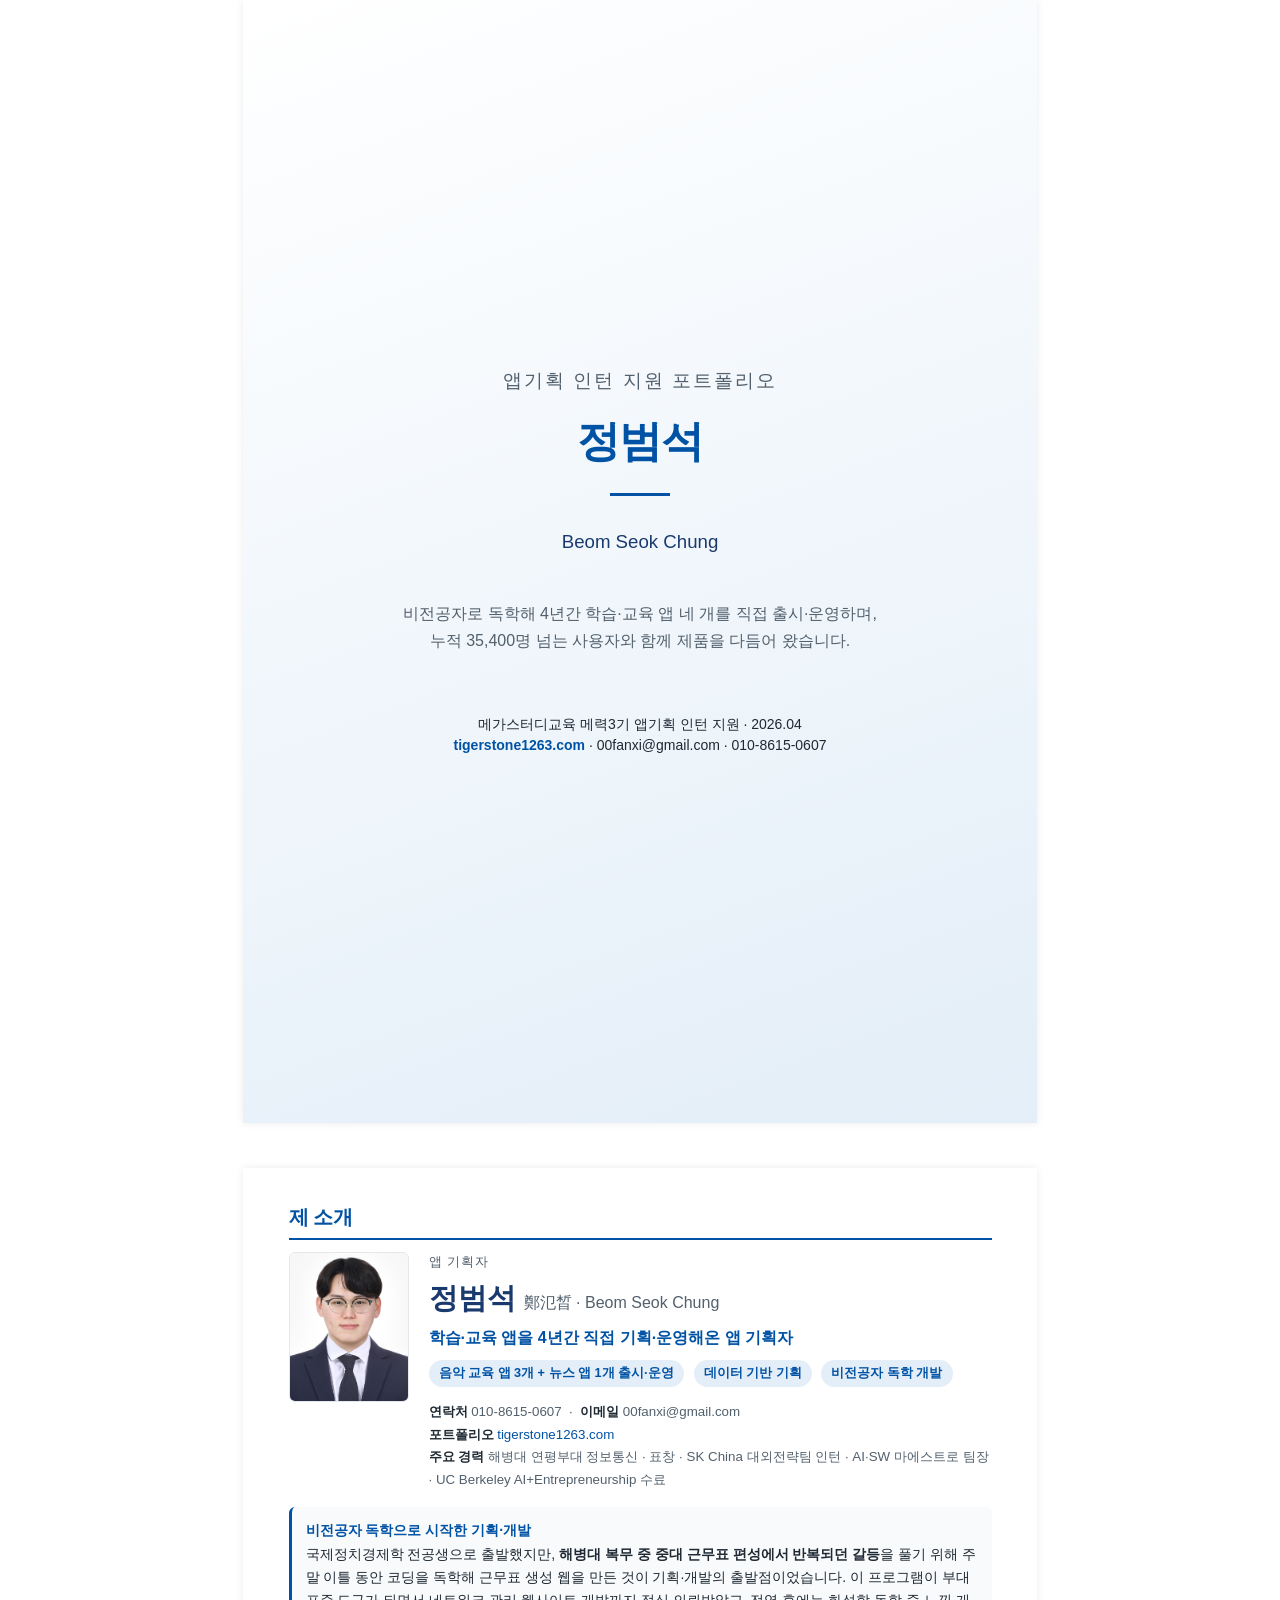
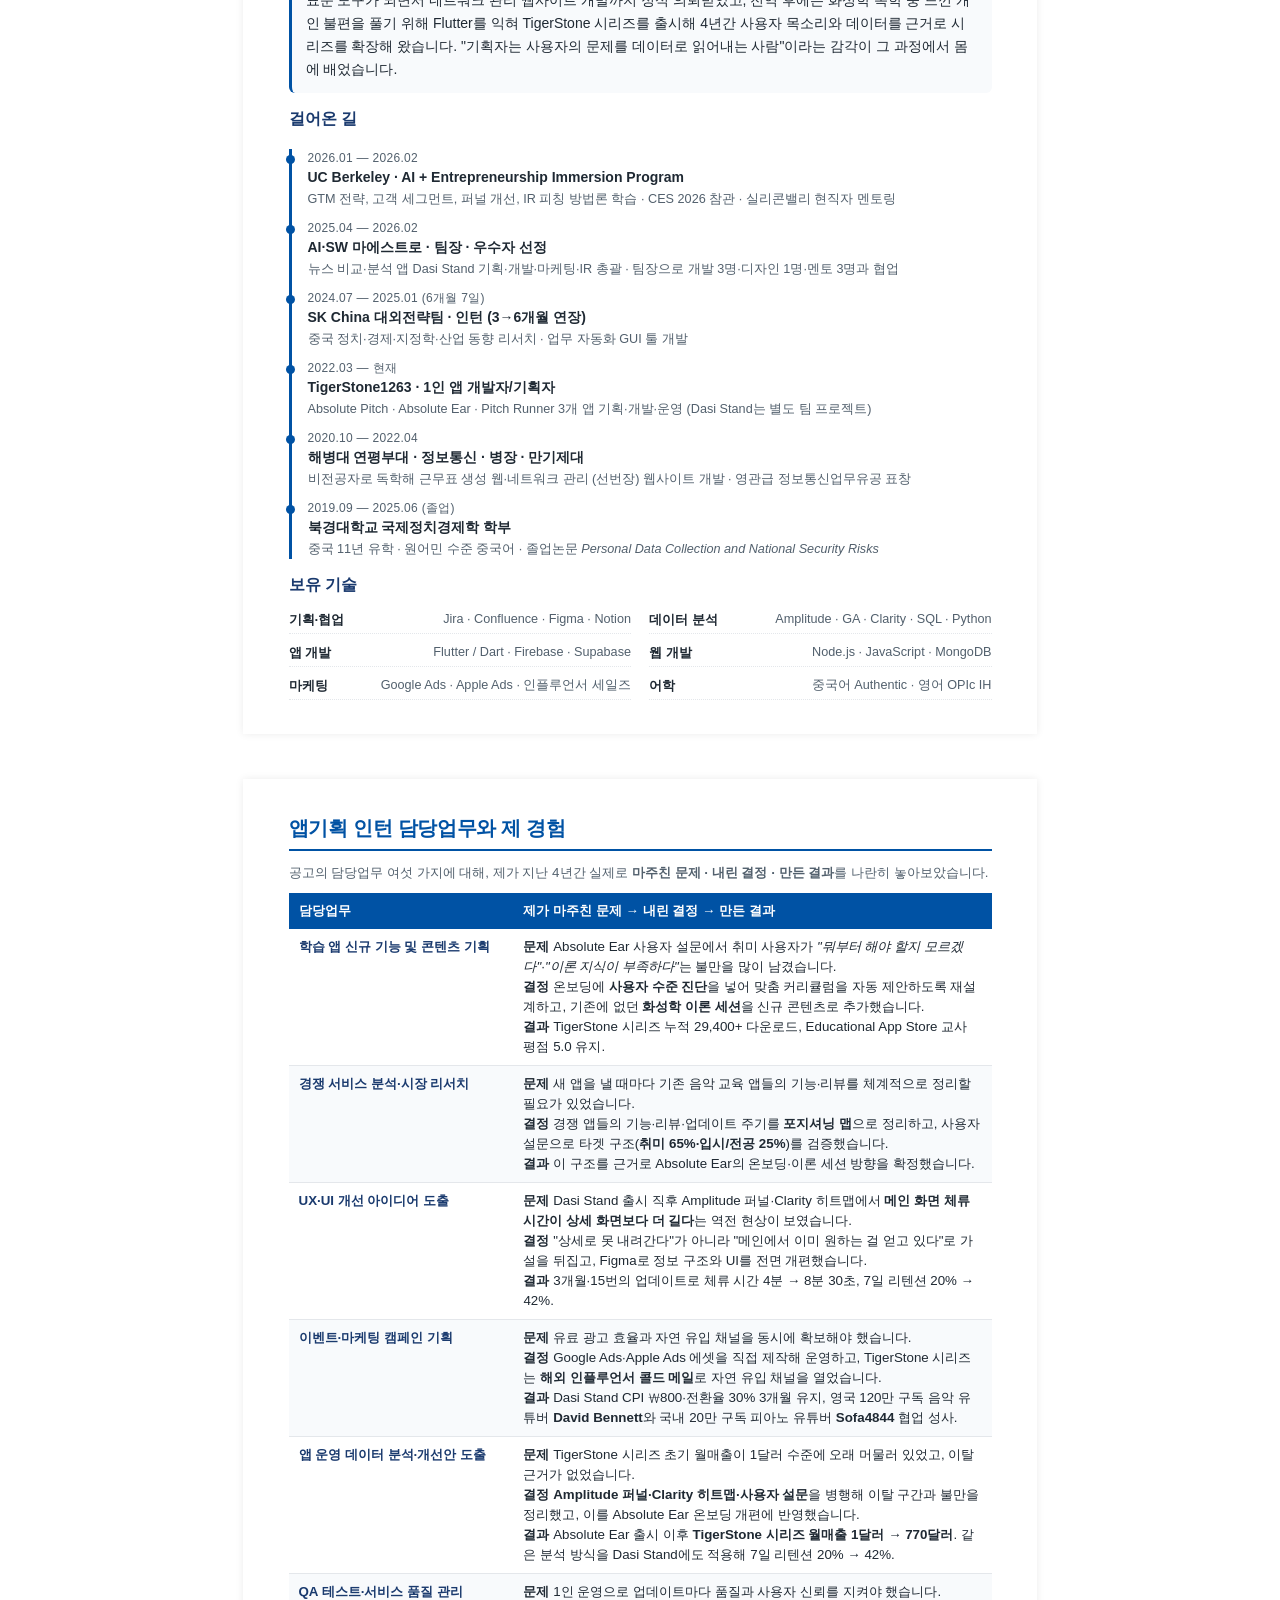
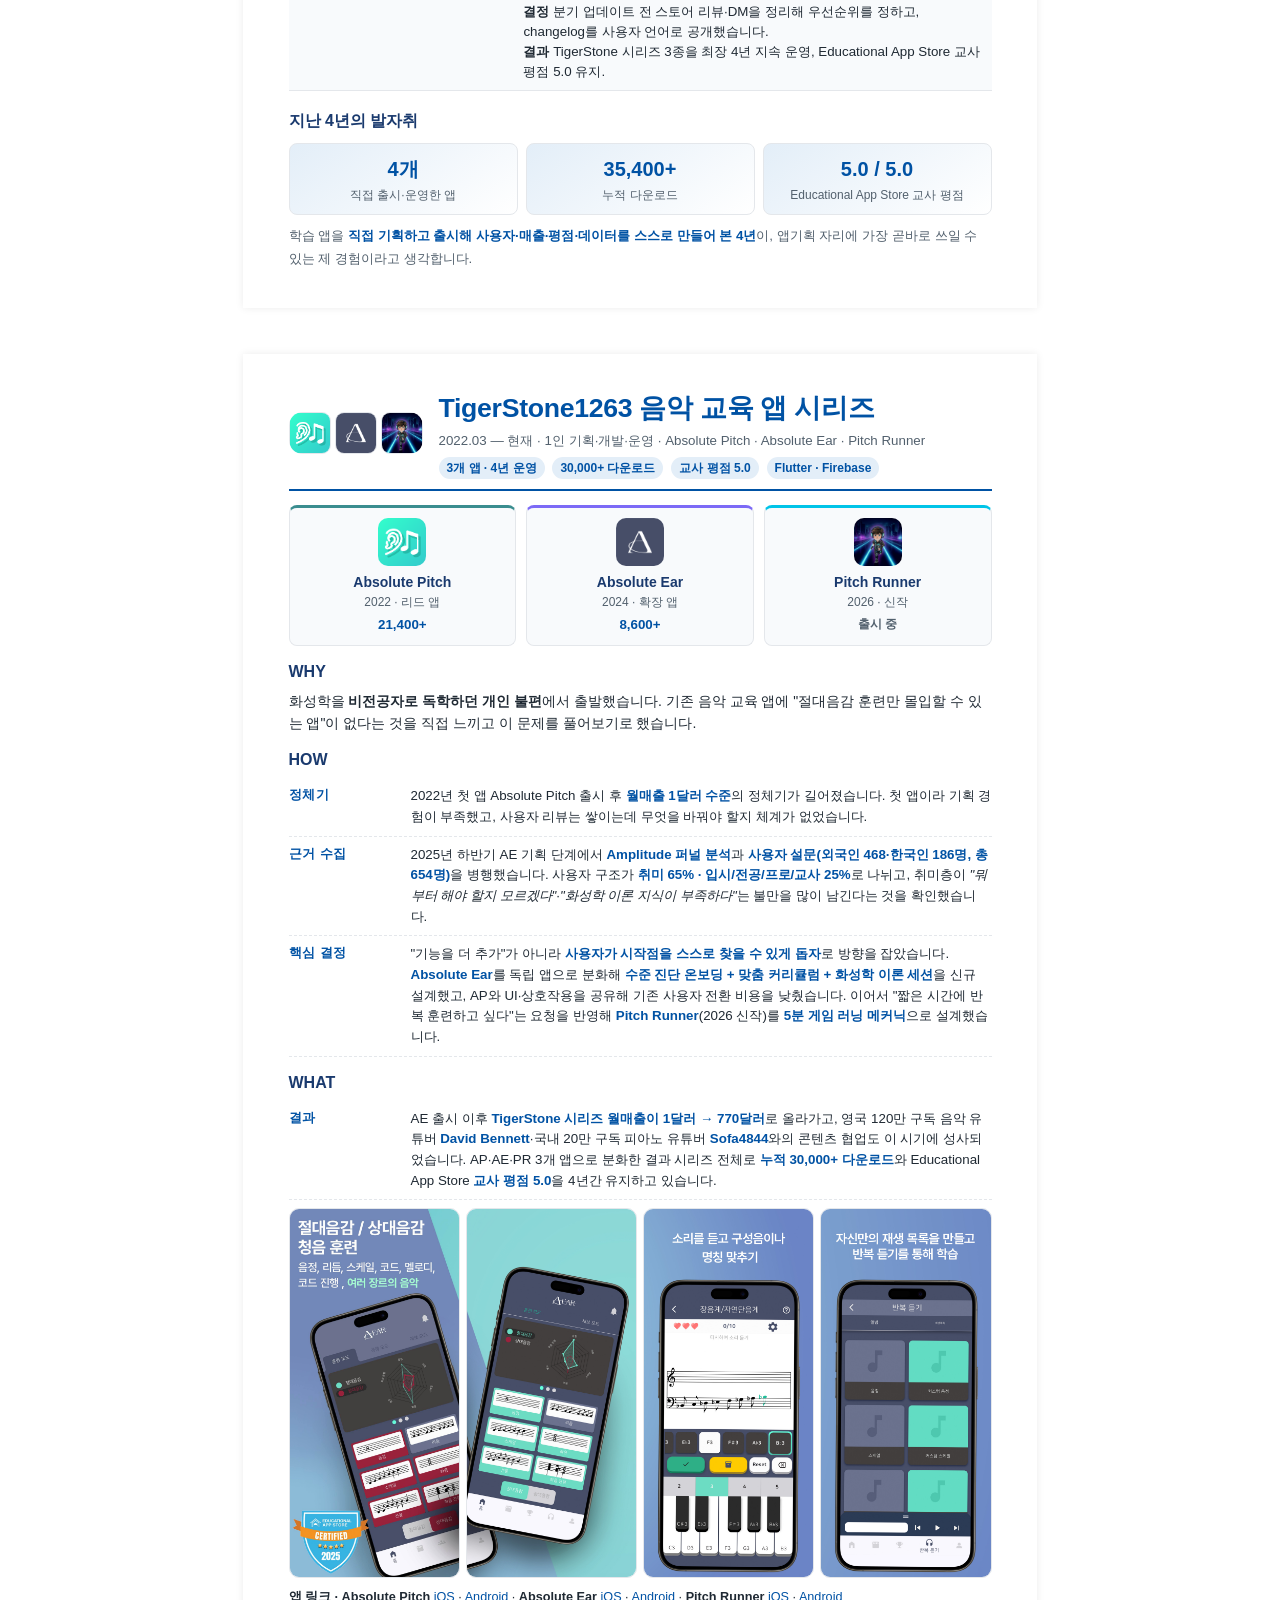
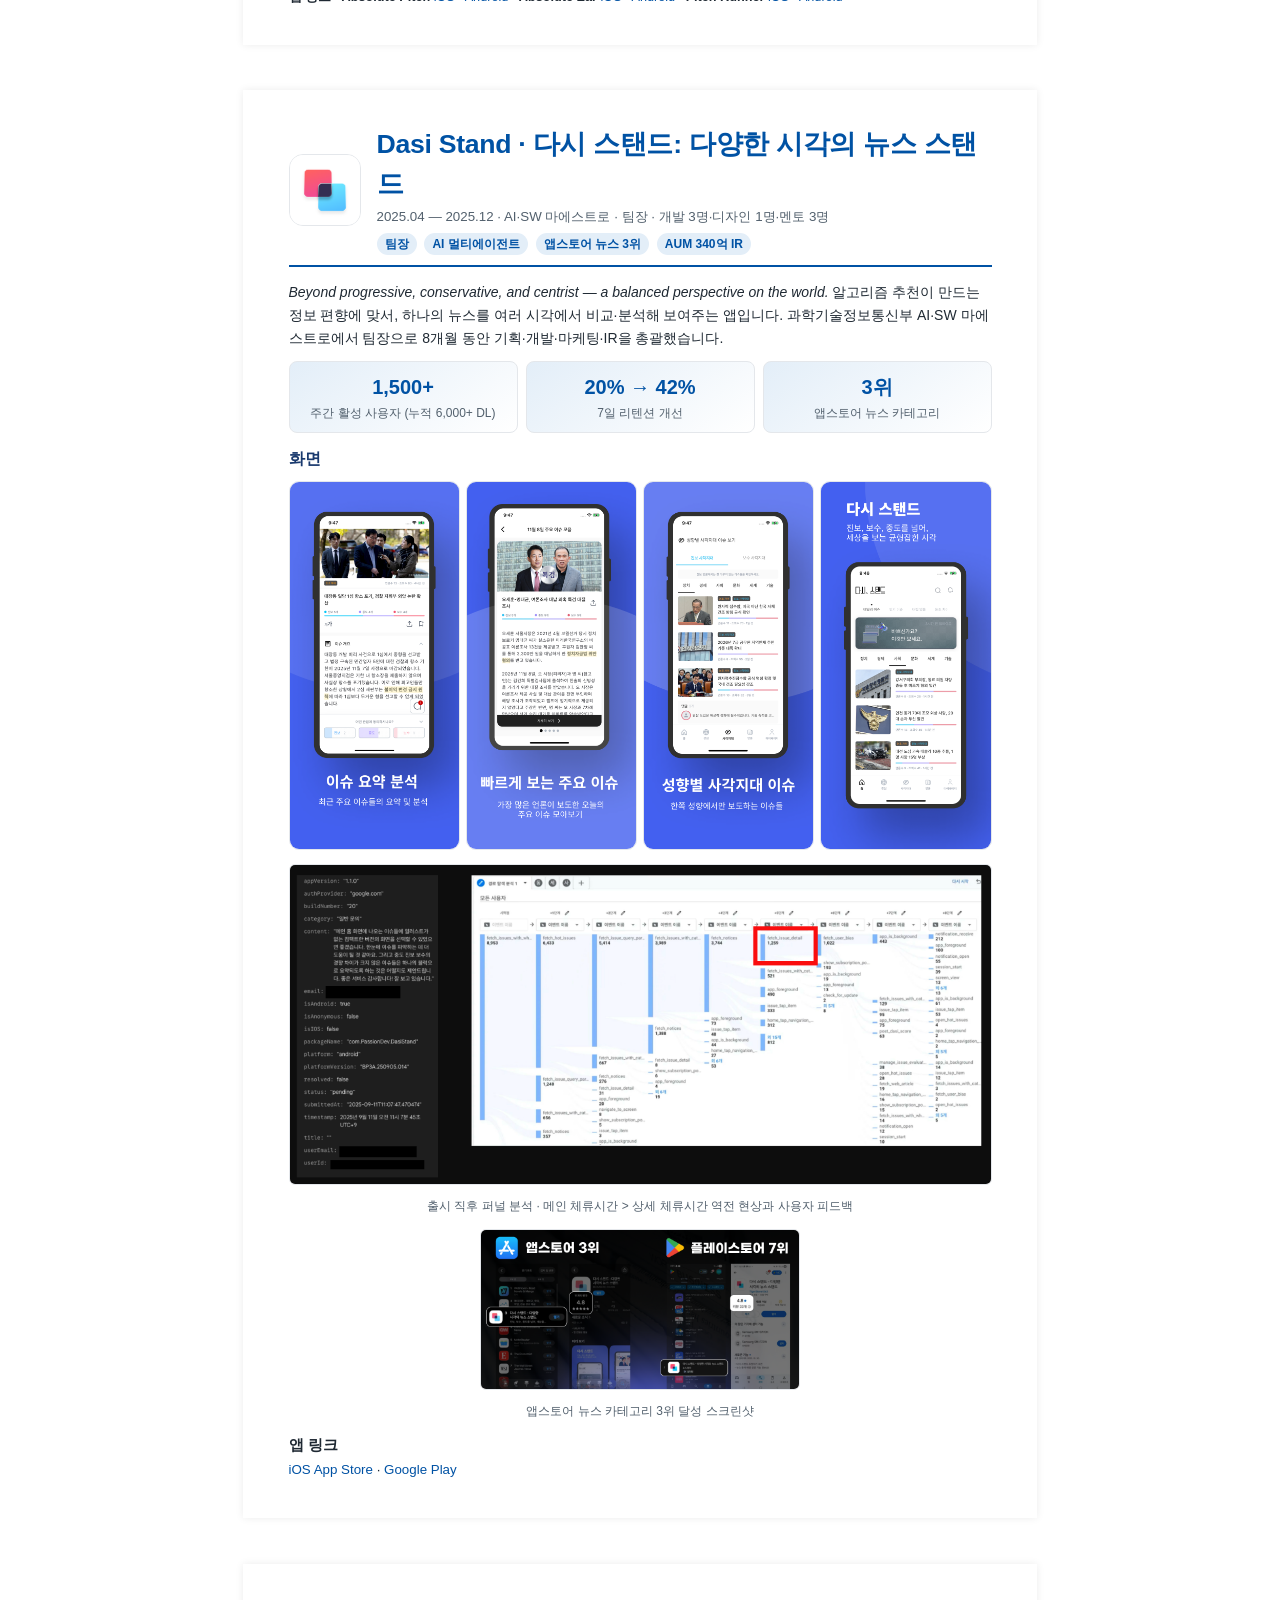
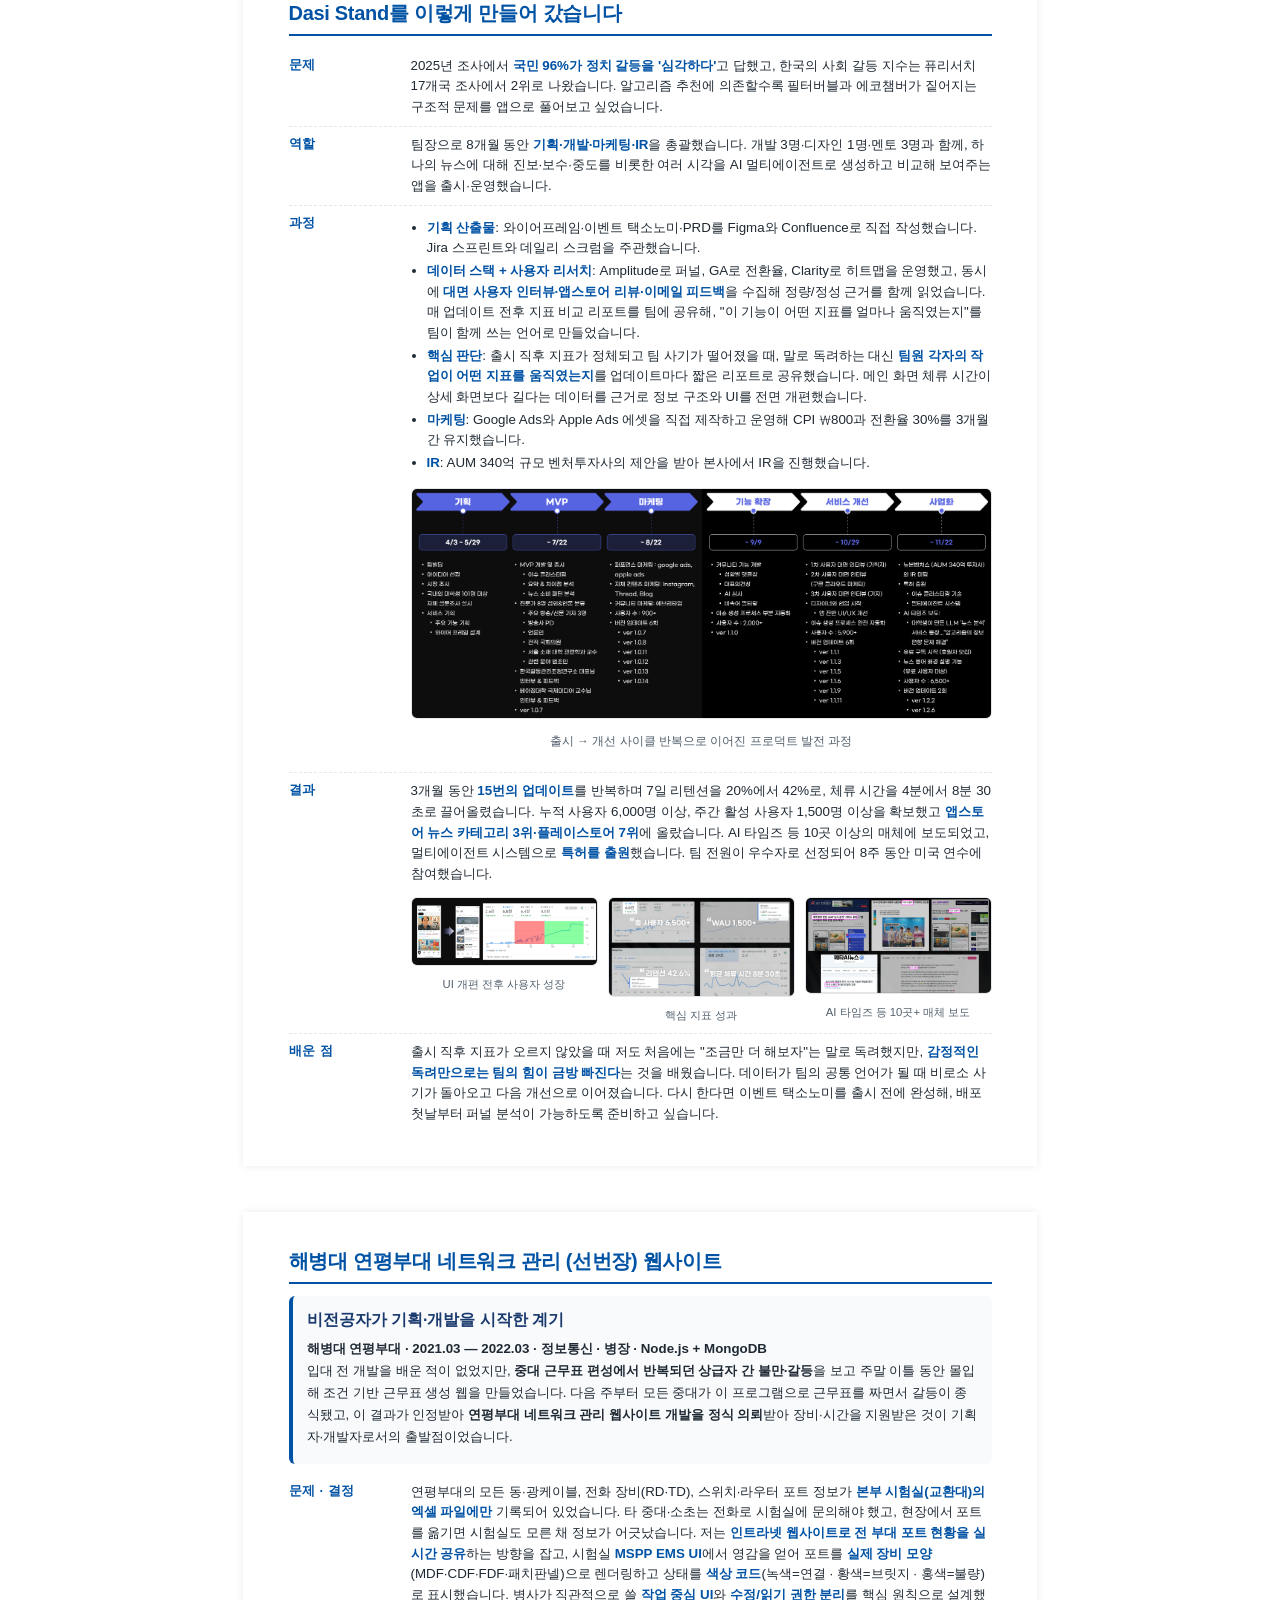
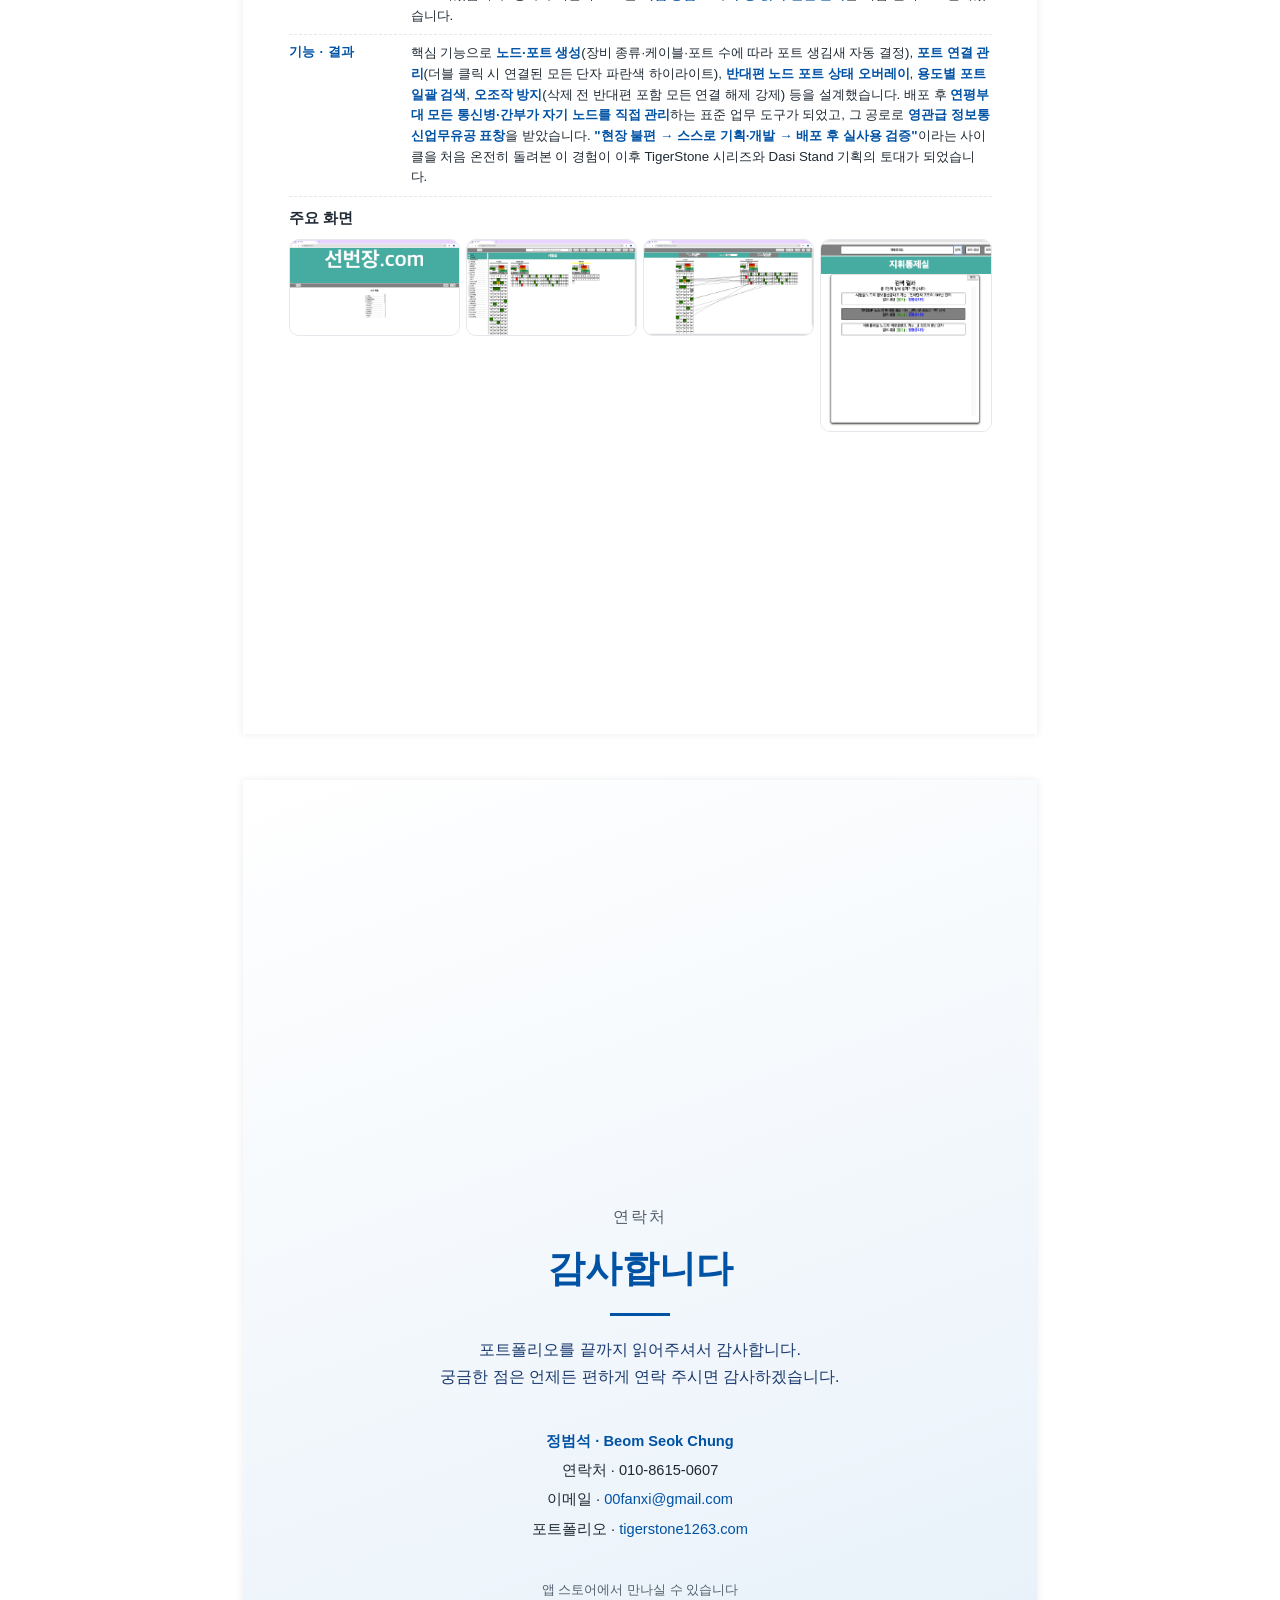
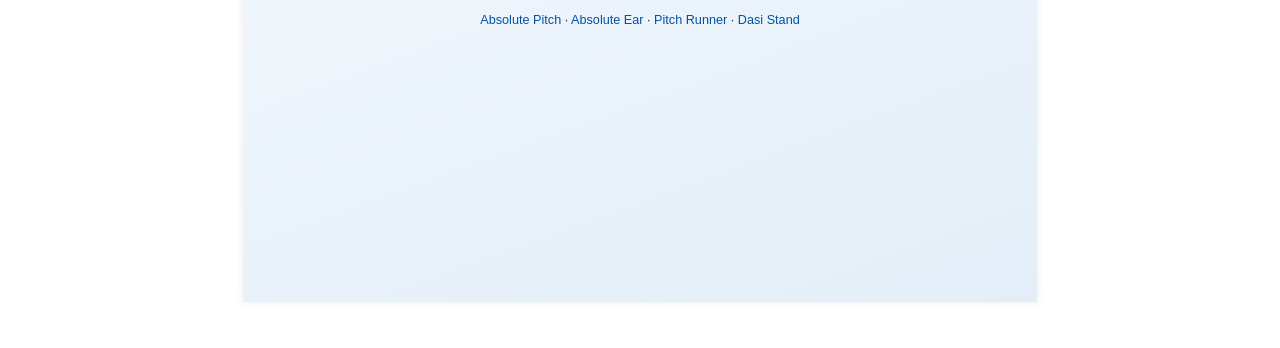
<file: index.html>
<!DOCTYPE html>
<html lang="ko">
<head>
<meta charset="UTF-8">
<meta name="viewport" content="width=device-width, initial-scale=1">
<title>정범석 · 앱기획 포트폴리오 — 메가스터디교육 메력3기</title>
<meta name="description" content="비전공자로 독학해 4년간 학습·교육 앱 네 개를 직접 출시·운영해 온 1인 앱 기획자 정범석의 포트폴리오.">
<meta property="og:title" content="정범석 · 앱기획 포트폴리오">
<meta property="og:description" content="비전공자로 독학해 4년간 학습·교육 앱 네 개를 직접 출시·운영. 누적 35,400명 사용자.">
<meta property="og:image" content="portfolio_assets/common/profile.jpeg">
<meta property="og:type" content="website">
<meta name="twitter:card" content="summary_large_image">
<meta name="twitter:image" content="portfolio_assets/common/profile.jpeg">
<style>
  @page { size: A4; margin: 0; }
  * { box-sizing: border-box; }
  html, body { margin: 0; padding: 0; }
  :root {
    --primary: #0052A4;
    --navy: #1A3A6E;
    --accent-light: #E3EEF8;
    --surface: #F8FAFC;
    --text: #1f2933;
    --text-sub: #52606d;
    --divider: #e4e7eb;
  }
  html, body { background: #ffffff; }
  body {
    font-family: 'Pretendard', 'Apple SD Gothic Neo', 'Malgun Gothic', 'Noto Sans KR', sans-serif;
    color: var(--text);
    line-height: 1.5;
    font-size: 10.5pt;
    margin: 0;
    padding: 0;
  }
  .page {
    width: 210mm;
    min-height: 297mm;
    margin: 0 auto;
    padding: 9mm 12mm;
    background: #ffffff;
    page-break-after: always;
    position: relative;
  }
  .page:last-child { page-break-after: auto; }
  @media screen {
    .page { margin-bottom: 12mm; box-shadow: 0 0 8px rgba(0,0,0,0.08); }
  }
  h1 { margin: 0; font-weight: 700; }
  h2 {
    font-size: 15pt;
    color: var(--primary);
    margin: 0 0 12px 0;
    padding-bottom: 6px;
    border-bottom: 2px solid var(--primary);
    letter-spacing: -0.3px;
  }
  h3 {
    font-size: 12pt;
    color: var(--navy);
    margin: 14px 0 6px 0;
  }
  h4 {
    font-size: 11pt;
    color: var(--text);
    margin: 10px 0 4px 0;
  }
  p { margin: 4px 0; }
  a { color: var(--primary); text-decoration: none; }

  /* ===== Cover ===== */
  .cover {
    display: flex;
    flex-direction: column;
    justify-content: center;
    align-items: center;
    text-align: center;
    padding: 40mm 10mm;
    background: linear-gradient(160deg, #ffffff 0%, var(--accent-light) 100%);
  }
  .cover .brand {
    font-size: 14pt;
    color: var(--text-sub);
    letter-spacing: 2px;
    text-transform: uppercase;
    margin-bottom: 10px;
  }
  .cover .title {
    font-size: 32pt;
    color: var(--primary);
    font-weight: 800;
    margin: 4px 0;
    letter-spacing: -1px;
  }
  .cover .subtitle {
    font-size: 14pt;
    color: var(--navy);
    margin: 16px 0 24px 0;
  }
  .cover .tagline {
    font-size: 12pt;
    color: var(--text-sub);
    max-width: 500px;
    line-height: 1.7;
    margin: 20px auto;
  }
  .cover .meta {
    margin-top: 40px;
    font-size: 10.5pt;
    color: var(--text);
  }
  .cover .meta a { font-weight: 600; }
  .cover .divider {
    width: 60px;
    height: 3px;
    background: var(--primary);
    margin: 16px auto;
  }

  /* ===== About ===== */
  .about-grid {
    display: grid;
    grid-template-columns: 120px 1fr;
    gap: 20px;
    align-items: start;
    margin-bottom: 16px;
  }
  .profile-photo {
    width: 120px;
    height: 150px;
    border-radius: 6px;
    object-fit: cover;
    border: 1px solid var(--divider);
  }
  .identity-block .label {
    font-size: 10pt;
    color: var(--text-sub);
    letter-spacing: 1px;
    text-transform: uppercase;
    margin-bottom: 4px;
  }
  .identity-block h1 {
    font-size: 22pt;
    color: var(--navy);
    margin: 0 0 6px 0;
  }
  .identity-block .title-line {
    font-size: 12pt;
    color: var(--primary);
    font-weight: 600;
    margin-bottom: 10px;
  }
  .keyword-row { margin-top: 8px; }
  .keyword {
    display: inline-block;
    background: var(--accent-light);
    color: var(--primary);
    font-size: 9.5pt;
    padding: 4px 10px;
    border-radius: 20px;
    margin-right: 6px;
    margin-bottom: 4px;
    font-weight: 600;
  }
  .contact-row {
    margin-top: 10px;
    font-size: 10pt;
    color: var(--text-sub);
    line-height: 1.7;
  }
  .contact-row strong { color: var(--text); }

  /* Timeline */
  .timeline {
    margin-top: 18px;
    border-left: 3px solid var(--primary);
    padding-left: 16px;
  }
  .timeline-item {
    margin-bottom: 10px;
    position: relative;
  }
  .timeline-item::before {
    content: "";
    position: absolute;
    left: -22px;
    top: 6px;
    width: 9px;
    height: 9px;
    border-radius: 50%;
    background: var(--primary);
  }
  .timeline-item .period {
    font-size: 9pt;
    color: var(--text-sub);
    letter-spacing: 0.3px;
  }
  .timeline-item .title-txt {
    font-size: 10.5pt;
    font-weight: 600;
    color: var(--text);
  }
  .timeline-item .desc {
    font-size: 9.5pt;
    color: var(--text-sub);
    margin-top: 2px;
  }

  /* Skills */
  .skills-grid {
    display: grid;
    grid-template-columns: repeat(2, 1fr);
    gap: 6px 18px;
    font-size: 10pt;
    margin-top: 10px;
  }
  .skill-row {
    display: flex;
    justify-content: space-between;
    border-bottom: 1px dotted var(--divider);
    padding: 3px 0;
  }
  .skill-row .label { font-weight: 600; color: var(--text); }
  .skill-row .value { color: var(--text-sub); font-size: 9.5pt; }

  /* ===== JD Match Table ===== */
  .jd-table {
    width: 100%;
    border-collapse: collapse;
    font-size: 10pt;
    margin-top: 10px;
  }
  .jd-table th {
    background: var(--primary);
    color: #fff;
    padding: 8px 10px;
    text-align: left;
    font-weight: 600;
    font-size: 10pt;
  }
  .jd-table td {
    padding: 8px 10px;
    border-bottom: 1px solid var(--divider);
    vertical-align: top;
  }
  .jd-table tr:nth-child(even) td { background: var(--surface); }
  .jd-table td:first-child {
    font-weight: 600;
    color: var(--navy);
    width: 32%;
  }

  /* ===== Project Card ===== */
  .project-header {
    display: flex;
    gap: 16px;
    align-items: center;
    padding-bottom: 10px;
    border-bottom: 2px solid var(--primary);
    margin-bottom: 14px;
  }
  .project-header .icon-box {
    width: 72px;
    height: 72px;
    border-radius: 14px;
    overflow: hidden;
    flex-shrink: 0;
    background: var(--surface);
    border: 1px solid var(--divider);
  }
  .project-header .icon-box img { width: 100%; height: 100%; object-fit: cover; }
  .project-header .meta-block { flex: 1; }
  .project-header h2 {
    border: none;
    padding: 0;
    margin: 0;
    font-size: 20pt;
    color: var(--primary);
  }
  .project-header .period-role {
    font-size: 10pt;
    color: var(--text-sub);
    margin-top: 3px;
  }
  .project-header .tag-row { margin-top: 6px; }
  .tag {
    display: inline-block;
    background: var(--accent-light);
    color: var(--primary);
    font-size: 9pt;
    padding: 2px 8px;
    border-radius: 12px;
    margin-right: 4px;
    font-weight: 600;
  }

  /* Series grid for TigerStone apps */
  .series-grid {
    display: grid;
    grid-template-columns: repeat(4, 1fr);
    gap: 10px;
    margin: 14px 0;
  }
  .series-card {
    background: var(--surface);
    border: 1px solid var(--divider);
    border-radius: 8px;
    padding: 10px;
    text-align: center;
  }
  .series-card .mini-icon {
    width: 48px;
    height: 48px;
    border-radius: 10px;
    margin: 0 auto 6px auto;
    display: block;
    object-fit: cover;
  }
  .series-card .s-name { font-size: 10.5pt; font-weight: 700; color: var(--navy); }
  .series-card .s-year { font-size: 9pt; color: var(--text-sub); }
  .series-card .s-dl {
    font-size: 10pt;
    color: var(--primary);
    font-weight: 700;
    margin-top: 4px;
  }

  /* STAR-S blocks */
  .star-row {
    display: grid;
    grid-template-columns: 110px 1fr;
    gap: 12px;
    padding: 8px 0;
    border-bottom: 1px dashed var(--divider);
  }
  .star-row:last-child { border: none; }
  .star-label {
    font-size: 9.5pt;
    font-weight: 700;
    color: var(--primary);
    letter-spacing: 0.5px;
    text-transform: uppercase;
  }
  .star-content { font-size: 10pt; color: var(--text); line-height: 1.55; }
  .star-content ul { margin: 4px 0 4px 16px; padding: 0; }
  .star-content li { margin-bottom: 2px; }
  .star-content strong { color: var(--primary); }

  /* Metric cards */
  .metrics-row {
    display: grid;
    grid-template-columns: repeat(4, 1fr);
    gap: 8px;
    margin: 10px 0;
  }
  .metric-card {
    background: linear-gradient(145deg, var(--accent-light) 0%, #ffffff 100%);
    border: 1px solid var(--divider);
    border-radius: 8px;
    padding: 10px 8px;
    text-align: center;
  }
  .metric-card .mv {
    font-size: 15pt;
    font-weight: 800;
    color: var(--primary);
    display: block;
  }
  .metric-card .ml {
    font-size: 9pt;
    color: var(--text-sub);
    margin-top: 2px;
    display: block;
  }

  /* Screenshot gallery */
  .screens {
    display: grid;
    grid-template-columns: repeat(5, 1fr);
    gap: 6px;
    margin: 10px 0;
  }
  .screens.four { grid-template-columns: repeat(4, 1fr); }
  .screens img {
    width: 100%;
    height: auto;
    border-radius: 10px;
    border: 1px solid var(--divider);
    object-fit: cover;
  }

  /* ===== Sub Project ===== */
  .sub-project {
    background: var(--surface);
    border-left: 4px solid var(--primary);
    padding: 12px 14px;
    margin: 10px 0;
    border-radius: 6px;
  }
  .sub-project h3 { margin-top: 0; }

  /* Print rules */
  @media print {
    .page { margin: 0; box-shadow: none; }
    body { font-size: 10pt; }
    h2 { page-break-after: avoid; }
    .star-row, .project-header, .series-card, .metric-card { page-break-inside: avoid; }
  }
</style>
</head>
<body>

<!-- =================== PAGE 1 · COVER =================== -->
<section class="page cover">
  <div class="brand">앱기획 인턴 지원 포트폴리오</div>
  <h1 class="title">정범석</h1>
  <div class="divider"></div>
  <p class="subtitle">Beom Seok Chung</p>
  <p class="tagline">
    비전공자로 독학해 4년간 학습·교육 앱 네 개를 직접 출시·운영하며,<br>
    누적 35,400명 넘는 사용자와 함께 제품을 다듬어 왔습니다.
  </p>
  <div class="meta">
    메가스터디교육 메력3기 앱기획 인턴 지원 · 2026.04<br>
    <a href="https://tigerstone1263.com">tigerstone1263.com</a> · 00fanxi@gmail.com · 010-8615-0607
  </div>
</section>

<!-- =================== PAGE 2 · ABOUT ME =================== -->
<section class="page">
  <h2>제 소개</h2>
  <div class="about-grid">
    <img class="profile-photo" src="portfolio_assets/common/profile.jpeg" alt="정범석">
    <div class="identity-block">
      <div class="label">앱 기획자</div>
      <h1>정범석 <span style="font-size:12pt; color:var(--text-sub); font-weight:400;">鄭氾晳 · Beom Seok Chung</span></h1>
      <div class="title-line">학습·교육 앱을 4년간 직접 기획·운영해온 앱 기획자</div>
      <div class="keyword-row">
        <span class="keyword">음악 교육 앱 3개 + 뉴스 앱 1개 출시·운영</span>
        <span class="keyword">데이터 기반 기획</span>
        <span class="keyword">비전공자 독학 개발</span>
      </div>
      <div class="contact-row">
        <strong>연락처</strong> 010-8615-0607 &nbsp;·&nbsp; <strong>이메일</strong> 00fanxi@gmail.com<br>
        <strong>포트폴리오</strong> <a href="https://tigerstone1263.com">tigerstone1263.com</a><br>
        <strong>주요 경력</strong> 해병대 연평부대 정보통신 · 표창 · SK China 대외전략팀 인턴 · AI·SW 마에스트로 팀장 · UC Berkeley AI+Entrepreneurship 수료
      </div>
    </div>
  </div>

  <div style="background:var(--surface); border-left:3px solid var(--primary); padding:12px 14px; border-radius:6px; margin:14px 0; font-size:10.5pt; line-height:1.65;">
    <strong style="color:var(--primary);">비전공자 독학으로 시작한 기획·개발</strong><br>
    국제정치경제학 전공생으로 출발했지만, <strong>해병대 복무 중 중대 근무표 편성에서 반복되던 갈등</strong>을 풀기 위해 주말 이틀 동안 코딩을 독학해 근무표 생성 웹을 만든 것이 기획·개발의 출발점이었습니다. 이 프로그램이 부대 표준 도구가 되면서 네트워크 관리 웹사이트 개발까지 정식 의뢰받았고, 전역 후에는 화성학 독학 중 느낀 개인 불편을 풀기 위해 Flutter를 익혀 TigerStone 시리즈를 출시해 4년간 사용자 목소리와 데이터를 근거로 시리즈를 확장해 왔습니다. "기획자는 사용자의 문제를 데이터로 읽어내는 사람"이라는 감각이 그 과정에서 몸에 배었습니다.
  </div>

  <h3>걸어온 길</h3>
  <div class="timeline">
    <div class="timeline-item">
      <div class="period">2026.01 — 2026.02</div>
      <div class="title-txt">UC Berkeley · AI + Entrepreneurship Immersion Program</div>
      <div class="desc">GTM 전략, 고객 세그먼트, 퍼널 개선, IR 피칭 방법론 학습 · CES 2026 참관 · 실리콘밸리 현직자 멘토링</div>
    </div>
    <div class="timeline-item">
      <div class="period">2025.04 — 2026.02</div>
      <div class="title-txt">AI·SW 마에스트로 · 팀장 · 우수자 선정</div>
      <div class="desc">뉴스 비교·분석 앱 Dasi Stand 기획·개발·마케팅·IR 총괄 · 팀장으로 개발 3명·디자인 1명·멘토 3명과 협업</div>
    </div>
    <div class="timeline-item">
      <div class="period">2024.07 — 2025.01 (6개월 7일)</div>
      <div class="title-txt">SK China 대외전략팀 · 인턴 (3→6개월 연장)</div>
      <div class="desc">중국 정치·경제·지정학·산업 동향 리서치 · 업무 자동화 GUI 툴 개발</div>
    </div>
    <div class="timeline-item">
      <div class="period">2022.03 — 현재</div>
      <div class="title-txt">TigerStone1263 · 1인 앱 개발자/기획자</div>
      <div class="desc">Absolute Pitch · Absolute Ear · Pitch Runner 3개 앱 기획·개발·운영 (Dasi Stand는 별도 팀 프로젝트)</div>
    </div>
    <div class="timeline-item">
      <div class="period">2020.10 — 2022.04</div>
      <div class="title-txt">해병대 연평부대 · 정보통신 · 병장 · 만기제대</div>
      <div class="desc">비전공자로 독학해 근무표 생성 웹·네트워크 관리 (선번장) 웹사이트 개발 · 영관급 정보통신업무유공 표창</div>
    </div>
    <div class="timeline-item">
      <div class="period">2019.09 — 2025.06 (졸업)</div>
      <div class="title-txt">북경대학교 국제정치경제학 학부</div>
      <div class="desc">중국 11년 유학 · 원어민 수준 중국어 · 졸업논문 <em>Personal Data Collection and National Security Risks</em></div>
    </div>
  </div>

  <h3>보유 기술</h3>
  <div class="skills-grid">
    <div class="skill-row"><span class="label">기획·협업</span><span class="value">Jira · Confluence · Figma · Notion</span></div>
    <div class="skill-row"><span class="label">데이터 분석</span><span class="value">Amplitude · GA · Clarity · SQL · Python</span></div>
    <div class="skill-row"><span class="label">앱 개발</span><span class="value">Flutter / Dart · Firebase · Supabase</span></div>
    <div class="skill-row"><span class="label">웹 개발</span><span class="value">Node.js · JavaScript · MongoDB</span></div>
    <div class="skill-row"><span class="label">마케팅</span><span class="value">Google Ads · Apple Ads · 인플루언서 세일즈</span></div>
    <div class="skill-row"><span class="label">어학</span><span class="value">중국어 Authentic · 영어 OPIc IH</span></div>
  </div>
</section>

<!-- =================== PAGE 3 · JD MATCHING =================== -->
<section class="page">
  <h2>앱기획 인턴 담당업무와 제 경험</h2>
  <p style="color:var(--text-sub); font-size:10pt; margin-bottom:10px;">
    공고의 담당업무 여섯 가지에 대해, 제가 지난 4년간 실제로 <strong>마주친 문제 · 내린 결정 · 만든 결과</strong>를 나란히 놓아보았습니다.
  </p>
  <table class="jd-table">
    <thead>
      <tr>
        <th style="width:30%;">담당업무</th>
        <th>제가 마주친 문제 → 내린 결정 → 만든 결과</th>
      </tr>
    </thead>
    <tbody>
      <tr>
        <td>학습 앱 신규 기능 및 콘텐츠 기획</td>
        <td>
          <strong>문제</strong> Absolute Ear 사용자 설문에서 취미 사용자가 <em>"뭐부터 해야 할지 모르겠다"</em>·<em>"이론 지식이 부족하다"</em>는 불만을 많이 남겼습니다.<br>
          <strong>결정</strong> 온보딩에 <strong>사용자 수준 진단</strong>을 넣어 맞춤 커리큘럼을 자동 제안하도록 재설계하고, 기존에 없던 <strong>화성학 이론 세션</strong>을 신규 콘텐츠로 추가했습니다.<br>
          <strong>결과</strong> TigerStone 시리즈 누적 29,400+ 다운로드, Educational App Store 교사 평점 5.0 유지.
        </td>
      </tr>
      <tr>
        <td>경쟁 서비스 분석·시장 리서치</td>
        <td>
          <strong>문제</strong> 새 앱을 낼 때마다 기존 음악 교육 앱들의 기능·리뷰를 체계적으로 정리할 필요가 있었습니다.<br>
          <strong>결정</strong> 경쟁 앱들의 기능·리뷰·업데이트 주기를 <strong>포지셔닝 맵</strong>으로 정리하고, 사용자 설문으로 타겟 구조(<strong>취미 65%·입시/전공 25%</strong>)를 검증했습니다.<br>
          <strong>결과</strong> 이 구조를 근거로 Absolute Ear의 온보딩·이론 세션 방향을 확정했습니다.
        </td>
      </tr>
      <tr>
        <td>UX·UI 개선 아이디어 도출</td>
        <td>
          <strong>문제</strong> Dasi Stand 출시 직후 Amplitude 퍼널·Clarity 히트맵에서 <strong>메인 화면 체류시간이 상세 화면보다 더 길다</strong>는 역전 현상이 보였습니다.<br>
          <strong>결정</strong> "상세로 못 내려간다"가 아니라 "메인에서 이미 원하는 걸 얻고 있다"로 가설을 뒤집고, Figma로 정보 구조와 UI를 전면 개편했습니다.<br>
          <strong>결과</strong> 3개월·15번의 업데이트로 체류 시간 4분 → 8분 30초, 7일 리텐션 20% → 42%.
        </td>
      </tr>
      <tr>
        <td>이벤트·마케팅 캠페인 기획</td>
        <td>
          <strong>문제</strong> 유료 광고 효율과 자연 유입 채널을 동시에 확보해야 했습니다.<br>
          <strong>결정</strong> Google Ads·Apple Ads 에셋을 직접 제작해 운영하고, TigerStone 시리즈는 <strong>해외 인플루언서 콜드 메일</strong>로 자연 유입 채널을 열었습니다.<br>
          <strong>결과</strong> Dasi Stand CPI ₩800·전환율 30% 3개월 유지, 영국 120만 구독 음악 유튜버 <strong>David Bennett</strong>와 국내 20만 구독 피아노 유튜버 <strong>Sofa4844</strong> 협업 성사.
        </td>
      </tr>
      <tr>
        <td>앱 운영 데이터 분석·개선안 도출</td>
        <td>
          <strong>문제</strong> TigerStone 시리즈 초기 월매출이 1달러 수준에 오래 머물러 있었고, 이탈 근거가 없었습니다.<br>
          <strong>결정</strong> <strong>Amplitude 퍼널·Clarity 히트맵·사용자 설문</strong>을 병행해 이탈 구간과 불만을 정리했고, 이를 Absolute Ear 온보딩 개편에 반영했습니다.<br>
          <strong>결과</strong> Absolute Ear 출시 이후 <strong>TigerStone 시리즈 월매출 1달러 → 770달러</strong>. 같은 분석 방식을 Dasi Stand에도 적용해 7일 리텐션 20% → 42%.
        </td>
      </tr>
      <tr>
        <td>QA 테스트·서비스 품질 관리</td>
        <td>
          <strong>문제</strong> 1인 운영으로 업데이트마다 품질과 사용자 신뢰를 지켜야 했습니다.<br>
          <strong>결정</strong> 분기 업데이트 전 스토어 리뷰·DM을 정리해 우선순위를 정하고, changelog를 사용자 언어로 공개했습니다.<br>
          <strong>결과</strong> TigerStone 시리즈 3종을 최장 4년 지속 운영, Educational App Store 교사 평점 5.0 유지.
        </td>
      </tr>
    </tbody>
  </table>

  <h3 style="margin-top:18px;">지난 4년의 발자취</h3>
  <div class="metrics-row" style="grid-template-columns: repeat(3, 1fr);">
    <div class="metric-card">
      <span class="mv">4개</span>
      <span class="ml">직접 출시·운영한 앱</span>
    </div>
    <div class="metric-card">
      <span class="mv">35,400+</span>
      <span class="ml">누적 다운로드</span>
    </div>
    <div class="metric-card">
      <span class="mv">5.0 / 5.0</span>
      <span class="ml">Educational App Store 교사 평점</span>
    </div>
  </div>
  <p style="font-size:10pt; margin-top:10px; color:var(--text-sub); line-height:1.7;">
    학습 앱을 <strong style="color:var(--primary);">직접 기획하고 출시해 사용자·매출·평점·데이터를 스스로 만들어 본 4년</strong>이, 앱기획 자리에 가장 곧바로 쓰일 수 있는 제 경험이라고 생각합니다.
  </p>
</section>

<!-- =================== PAGE 4 · TigerStone 시리즈 통합 (AP · AE · PR) =================== -->
<section class="page">
  <div class="project-header">
    <div class="icon-box" style="display:flex; align-items:center; justify-content:center; background:transparent; border:none; gap:4px; width:auto; height:auto;">
      <img src="portfolio_assets/icons/absolute-pitch.png" alt="Absolute Pitch" style="width:42px; height:42px; border-radius:9px; border:1px solid var(--divider);">
      <img src="portfolio_assets/icons/absolute-ear.jpg" alt="Absolute Ear" style="width:42px; height:42px; border-radius:9px; border:1px solid var(--divider);">
      <img src="portfolio_assets/icons/pitch-runner.png" alt="Pitch Runner" style="width:42px; height:42px; border-radius:9px; border:1px solid var(--divider);">
    </div>
    <div class="meta-block">
      <h2>TigerStone1263 음악 교육 앱 시리즈</h2>
      <div class="period-role">2022.03 — 현재 · 1인 기획·개발·운영 · Absolute Pitch · Absolute Ear · Pitch Runner</div>
      <div class="tag-row">
        <span class="tag">3개 앱 · 4년 운영</span>
        <span class="tag">30,000+ 다운로드</span>
        <span class="tag">교사 평점 5.0</span>
        <span class="tag">Flutter · Firebase</span>
      </div>
    </div>
  </div>

  <div class="series-grid" style="grid-template-columns: repeat(3, 1fr); margin-top:8px;">
    <div class="series-card" style="border-top:3px solid #3a8d8f;">
      <img class="mini-icon" src="portfolio_assets/icons/absolute-pitch.png" alt="Absolute Pitch">
      <div class="s-name">Absolute Pitch</div>
      <div class="s-year">2022 · 리드 앱</div>
      <div class="s-dl">21,400+</div>
    </div>
    <div class="series-card" style="border-top:3px solid #7c6af6;">
      <img class="mini-icon" src="portfolio_assets/icons/absolute-ear.jpg" alt="Absolute Ear">
      <div class="s-name">Absolute Ear</div>
      <div class="s-year">2024 · 확장 앱</div>
      <div class="s-dl">8,600+</div>
    </div>
    <div class="series-card" style="border-top:3px solid #00c4e8;">
      <img class="mini-icon" src="portfolio_assets/icons/pitch-runner.png" alt="Pitch Runner">
      <div class="s-name">Pitch Runner</div>
      <div class="s-year">2026 · 신작</div>
      <div class="s-dl" style="font-size:9pt; color:var(--text-sub);">출시 중</div>
    </div>
  </div>

  <h3>WHY</h3>
  <p style="font-size:10.5pt; line-height:1.6; margin:4px 0 8px 0;">
    화성학을 <strong>비전공자로 독학하던 개인 불편</strong>에서 출발했습니다. 기존 음악 교육 앱에 "절대음감 훈련만 몰입할 수 있는 앱"이 없다는 것을 직접 느끼고 이 문제를 풀어보기로 했습니다.
  </p>

  <h3>HOW</h3>
  <div class="star-row">
    <div class="star-label">정체기</div>
    <div class="star-content">
      2022년 첫 앱 Absolute Pitch 출시 후 <strong>월매출 1달러 수준</strong>의 정체기가 길어졌습니다. 첫 앱이라 기획 경험이 부족했고, 사용자 리뷰는 쌓이는데 무엇을 바꿔야 할지 체계가 없었습니다.
    </div>
  </div>
  <div class="star-row">
    <div class="star-label">근거 수집</div>
    <div class="star-content">
      2025년 하반기 AE 기획 단계에서 <strong>Amplitude 퍼널 분석</strong>과 <strong>사용자 설문(외국인 468·한국인 186명, 총 654명)</strong>을 병행했습니다. 사용자 구조가 <strong>취미 65% · 입시/전공/프로/교사 25%</strong>로 나뉘고, 취미층이 <em>"뭐부터 해야 할지 모르겠다"</em>·<em>"화성학 이론 지식이 부족하다"</em>는 불만을 많이 남긴다는 것을 확인했습니다.
    </div>
  </div>
  <div class="star-row">
    <div class="star-label">핵심 결정</div>
    <div class="star-content">
      "기능을 더 추가"가 아니라 <strong>사용자가 시작점을 스스로 찾을 수 있게 돕자</strong>로 방향을 잡았습니다. <strong>Absolute Ear</strong>를 독립 앱으로 분화해 <strong>수준 진단 온보딩 + 맞춤 커리큘럼 + 화성학 이론 세션</strong>을 신규 설계했고, AP와 UI·상호작용을 공유해 기존 사용자 전환 비용을 낮췄습니다. 이어서 "짧은 시간에 반복 훈련하고 싶다"는 요청을 반영해 <strong>Pitch Runner</strong>(2026 신작)를 <strong>5분 게임 러닝 메커닉</strong>으로 설계했습니다.
    </div>
  </div>

  <h3>WHAT</h3>
  <div class="star-row">
    <div class="star-label">결과</div>
    <div class="star-content">
      AE 출시 이후 <strong>TigerStone 시리즈 월매출이 1달러 → 770달러</strong>로 올라가고, 영국 120만 구독 음악 유튜버 <strong>David Bennett</strong>·국내 20만 구독 피아노 유튜버 <strong>Sofa4844</strong>와의 콘텐츠 협업도 이 시기에 성사되었습니다. AP·AE·PR 3개 앱으로 분화한 결과 시리즈 전체로 <strong>누적 30,000+ 다운로드</strong>와 Educational App Store <strong>교사 평점 5.0</strong>을 4년간 유지하고 있습니다.
    </div>
  </div>

  <div class="screens four" style="margin-top:8px;">
    <img src="portfolio_assets/absolute-ear/1.jpg" alt="AE screen 1">
    <img src="portfolio_assets/absolute-ear/Artboard 02.jpg" alt="AE screen 2">
    <img src="portfolio_assets/absolute-ear/Artboard 04.jpg" alt="AE screen 3">
    <img src="portfolio_assets/absolute-ear/Artboard 06.jpg" alt="AE screen 4">
  </div>

  <p style="font-size:9.5pt; margin-top:8px;">
    <strong>앱 링크 · Absolute Pitch</strong> <a href="https://apps.apple.com/app/apple-store/id1636530380?pt=125213920&ct=link_tree&mt=8">iOS</a> · <a href="https://play.google.com/store/apps/details?id=com.TigerStone.AbsolutePitch">Android</a> ·
    <strong>Absolute Ear</strong> <a href="https://apps.apple.com/app/apple-store/id6739764701?pt=125213920&ct=tigerstone/link_tree&mt=8">iOS</a> · <a href="https://play.google.com/store/apps/details?id=com.tigerstone.AbsoluteEar&referrer=utm_source%3Dlink_tree">Android</a> ·
    <strong>Pitch Runner</strong> <a href="https://apps.apple.com/kr/app/pitch-runner/id6759845986">iOS</a> · <a href="https://play.google.com/store/apps/details?id=com.TigerStone.PitchRunner">Android</a>
  </p>
</section>

<!-- =================== PAGE 7 · DASI STAND OVERVIEW =================== -->
<section class="page">
  <div class="project-header">
    <div class="icon-box"><img src="portfolio_assets/icons/dasi-stand.png" alt="Dasi Stand"></div>
    <div class="meta-block">
      <h2>Dasi Stand · 다시 스탠드: 다양한 시각의 뉴스 스탠드</h2>
      <div class="period-role">2025.04 — 2025.12 · AI·SW 마에스트로 · 팀장 · 개발 3명·디자인 1명·멘토 3명</div>
      <div class="tag-row">
        <span class="tag">팀장</span>
        <span class="tag">AI 멀티에이전트</span>
        <span class="tag">앱스토어 뉴스 3위</span>
        <span class="tag">AUM 340억 IR</span>
      </div>
    </div>
  </div>

  <p style="font-size:10.5pt; line-height:1.65;">
    <em>Beyond progressive, conservative, and centrist — a balanced perspective on the world.</em> 알고리즘 추천이 만드는 정보 편향에 맞서, 하나의 뉴스를 여러 시각에서 비교·분석해 보여주는 앱입니다. 과학기술정보통신부 AI·SW 마에스트로에서 팀장으로 8개월 동안 기획·개발·마케팅·IR을 총괄했습니다.
  </p>

  <div class="metrics-row" style="grid-template-columns: repeat(3, 1fr);">
    <div class="metric-card"><span class="mv">1,500+</span><span class="ml">주간 활성 사용자 (누적 6,000+ DL)</span></div>
    <div class="metric-card"><span class="mv">20% → 42%</span><span class="ml">7일 리텐션 개선</span></div>
    <div class="metric-card"><span class="mv">3위</span><span class="ml">앱스토어 뉴스 카테고리</span></div>
  </div>

  <h3>화면</h3>
  <div class="screens four">
    <img src="portfolio_assets/dasi-stand/Design.png" alt="Dasi Stand screen 1">
    <img src="portfolio_assets/dasi-stand/Design-2.png" alt="Dasi Stand screen 2">
    <img src="portfolio_assets/dasi-stand/Design-4.png" alt="Dasi Stand screen 3">
    <img src="portfolio_assets/dasi-stand/Design 9.png" alt="Dasi Stand screen 4">
  </div>
  <figure style="margin:14px 0; text-align:center;">
    <img src="다시스탠드 재료/사용자 피드백과 상세페이지 유입률 (낮음).png" alt="사용자 피드백과 상세페이지 유입률" style="max-width:100%; border:1px solid var(--divider); border-radius:6px;">
    <figcaption style="font-size:9pt; color:var(--text-sub); margin-top:6px;">
      출시 직후 퍼널 분석 · 메인 체류시간 &gt; 상세 체류시간 역전 현상과 사용자 피드백
    </figcaption>
  </figure>

  <figure style="margin:14px 0; text-align:center;">
    <img src="다시스탠드 재료/앱스토어 순위.png" alt="앱스토어 뉴스 카테고리 3위" style="max-width:320px; border:1px solid var(--divider); border-radius:6px;">
    <figcaption style="font-size:9pt; color:var(--text-sub); margin-top:6px;">
      앱스토어 뉴스 카테고리 3위 달성 스크린샷
    </figcaption>
  </figure>

  <h4>앱 링크</h4>
  <p style="font-size:10pt;">
    <a href="https://apps.apple.com/us/app/app-store/id6748309466?pt=125213920&ct=link_tree&mt=8">iOS App Store</a> ·
    <a href="https://play.google.com/store/apps/details?id=com.PassionDev.DasiStand&referrer=utm_source%3Dlink_tree">Google Play</a>
  </p>
</section>

<!-- =================== PAGE 8 · DASI STAND DETAILS =================== -->
<section class="page">
  <h2>Dasi Stand를 이렇게 만들어 갔습니다</h2>

  <div class="star-row">
    <div class="star-label">문제</div>
    <div class="star-content">
      2025년 조사에서 <strong>국민 96%가 정치 갈등을 '심각하다'</strong>고 답했고, 한국의 사회 갈등 지수는 퓨리서치 17개국 조사에서 2위로 나왔습니다. 알고리즘 추천에 의존할수록 필터버블과 에코챔버가 짙어지는 구조적 문제를 앱으로 풀어보고 싶었습니다.
    </div>
  </div>
  <div class="star-row">
    <div class="star-label">역할</div>
    <div class="star-content">
      팀장으로 8개월 동안 <strong>기획·개발·마케팅·IR</strong>을 총괄했습니다. 개발 3명·디자인 1명·멘토 3명과 함께, 하나의 뉴스에 대해 진보·보수·중도를 비롯한 여러 시각을 AI 멀티에이전트로 생성하고 비교해 보여주는 앱을 출시·운영했습니다.
    </div>
  </div>
  <div class="star-row">
    <div class="star-label">과정</div>
    <div class="star-content">
      <ul>
        <li><strong>기획 산출물</strong>: 와이어프레임·이벤트 택소노미·PRD를 Figma와 Confluence로 직접 작성했습니다. Jira 스프린트와 데일리 스크럼을 주관했습니다.</li>
        <li><strong>데이터 스택 + 사용자 리서치</strong>: Amplitude로 퍼널, GA로 전환율, Clarity로 히트맵을 운영했고, 동시에 <strong>대면 사용자 인터뷰·앱스토어 리뷰·이메일 피드백</strong>을 수집해 정량/정성 근거를 함께 읽었습니다. 매 업데이트 전후 지표 비교 리포트를 팀에 공유해, "이 기능이 어떤 지표를 얼마나 움직였는지"를 팀이 함께 쓰는 언어로 만들었습니다.</li>
        <li><strong>핵심 판단</strong>: 출시 직후 지표가 정체되고 팀 사기가 떨어졌을 때, 말로 독려하는 대신 <strong>팀원 각자의 작업이 어떤 지표를 움직였는지</strong>를 업데이트마다 짧은 리포트로 공유했습니다. 메인 화면 체류 시간이 상세 화면보다 길다는 데이터를 근거로 정보 구조와 UI를 전면 개편했습니다.</li>
        <li><strong>마케팅</strong>: Google Ads와 Apple Ads 에셋을 직접 제작하고 운영해 CPI ₩800과 전환율 30%를 3개월간 유지했습니다.</li>
        <li><strong>IR</strong>: AUM 340억 규모 벤처투자사의 제안을 받아 본사에서 IR을 진행했습니다.</li>
      </ul>
      <figure style="margin:14px 0; text-align:center;">
        <img src="다시스탠드 재료/발전 과정.png" alt="Dasi Stand 발전 과정" style="max-width:100%; border:1px solid var(--divider); border-radius:6px;">
        <figcaption style="font-size:9pt; color:var(--text-sub); margin-top:6px;">
          출시 → 개선 사이클 반복으로 이어진 프로덕트 발전 과정
        </figcaption>
      </figure>
    </div>
  </div>
  <div class="star-row">
    <div class="star-label">결과</div>
    <div class="star-content">
      3개월 동안 <strong>15번의 업데이트</strong>를 반복하며 7일 리텐션을 20%에서 42%로, 체류 시간을 4분에서 8분 30초로 끌어올렸습니다. 누적 사용자 6,000명 이상, 주간 활성 사용자 1,500명 이상을 확보했고 <strong>앱스토어 뉴스 카테고리 3위·플레이스토어 7위</strong>에 올랐습니다. AI 타임즈 등 10곳 이상의 매체에 보도되었고, 멀티에이전트 시스템으로 <strong>특허를 출원</strong>했습니다. 팀 전원이 우수자로 선정되어 8주 동안 미국 연수에 참여했습니다.

      <div style="display:grid; grid-template-columns: repeat(3, 1fr); gap:10px; margin-top:12px;">
        <figure style="margin:0; text-align:center;">
          <img src="다시스탠드 재료/화면 개선과 그 후 사용자 성장 변화.png" alt="UI 개편 전후 사용자 성장" style="max-width:100%; border:1px solid var(--divider); border-radius:6px;">
          <figcaption style="font-size:8.5pt; color:var(--text-sub); margin-top:4px;">
            UI 개편 전후 사용자 성장
          </figcaption>
        </figure>
        <figure style="margin:0; text-align:center;">
          <img src="다시스탠드 재료/지표 성과.png" alt="핵심 지표 성과" style="max-width:100%; border:1px solid var(--divider); border-radius:6px;">
          <figcaption style="font-size:8.5pt; color:var(--text-sub); margin-top:4px;">
            핵심 지표 성과
          </figcaption>
        </figure>
        <figure style="margin:0; text-align:center;">
          <img src="다시스탠드 재료/언론 평가.png" alt="언론 보도 평가" style="max-width:100%; border:1px solid var(--divider); border-radius:6px;">
          <figcaption style="font-size:8.5pt; color:var(--text-sub); margin-top:4px;">
            AI 타임즈 등 10곳+ 매체 보도
          </figcaption>
        </figure>
      </div>
    </div>
  </div>
  <div class="star-row">
    <div class="star-label">배운 점</div>
    <div class="star-content">
      출시 직후 지표가 오르지 않았을 때 저도 처음에는 "조금만 더 해보자"는 말로 독려했지만, <strong>감정적인 독려만으로는 팀의 힘이 금방 빠진다</strong>는 것을 배웠습니다. 데이터가 팀의 공통 언어가 될 때 비로소 사기가 돌아오고 다음 개선으로 이어졌습니다. 다시 한다면 이벤트 택소노미를 출시 전에 완성해, 배포 첫날부터 퍼널 분석이 가능하도록 준비하고 싶습니다.
    </div>
  </div>
</section>

<!-- =================== PAGE 9 · 해병대 선번장 + OTHER EXPERIENCES =================== -->
<section class="page">
  <h2>해병대 연평부대 네트워크 관리 (선번장) 웹사이트</h2>

  <div class="sub-project">
    <h3>비전공자가 기획·개발을 시작한 계기</h3>
    <p style="font-size:10pt; line-height:1.65;">
      <strong>해병대 연평부대 · 2021.03 — 2022.03 · 정보통신 · 병장 · Node.js + MongoDB</strong><br>
      입대 전 개발을 배운 적이 없었지만, <strong>중대 근무표 편성에서 반복되던 상급자 간 불만·갈등</strong>을 보고 주말 이틀 동안 몰입해 조건 기반 근무표 생성 웹을 만들었습니다. 다음 주부터 모든 중대가 이 프로그램으로 근무표를 짜면서 갈등이 종식됐고, 이 결과가 인정받아 <strong>연평부대 네트워크 관리 웹사이트 개발을 정식 의뢰</strong>받아 장비·시간을 지원받은 것이 기획자·개발자로서의 출발점이었습니다.
    </p>
  </div>

  <div class="star-row">
    <div class="star-label">문제 · 결정</div>
    <div class="star-content">
      연평부대의 모든 동·광케이블, 전화 장비(RD·TD), 스위치·라우터 포트 정보가 <strong>본부 시험실(교환대)의 엑셀 파일에만</strong> 기록되어 있었습니다. 타 중대·소초는 전화로 시험실에 문의해야 했고, 현장에서 포트를 옮기면 시험실도 모른 채 정보가 어긋났습니다. 저는 <strong>인트라넷 웹사이트로 전 부대 포트 현황을 실시간 공유</strong>하는 방향을 잡고, 시험실 <strong>MSPP EMS UI</strong>에서 영감을 얻어 포트를 <strong>실제 장비 모양</strong>(MDF·CDF·FDF·패치판넬)으로 렌더링하고 상태를 <strong>색상 코드</strong>(녹색=연결 · 황색=브릿지 · 홍색=불량)로 표시했습니다. 병사가 직관적으로 쓸 <strong>작업 중심 UI</strong>와 <strong>수정/읽기 권한 분리</strong>를 핵심 원칙으로 설계했습니다.
    </div>
  </div>

  <div class="star-row">
    <div class="star-label">기능 · 결과</div>
    <div class="star-content">
      핵심 기능으로 <strong>노드·포트 생성</strong>(장비 종류·케이블·포트 수에 따라 포트 생김새 자동 결정), <strong>포트 연결 관리</strong>(더블 클릭 시 연결된 모든 단자 파란색 하이라이트), <strong>반대편 노드 포트 상태 오버레이</strong>, <strong>용도별 포트 일괄 검색</strong>, <strong>오조작 방지</strong>(삭제 전 반대편 포함 모든 연결 해제 강제) 등을 설계했습니다. 배포 후 <strong>연평부대 모든 통신병·간부가 자기 노드를 직접 관리</strong>하는 표준 업무 도구가 되었고, 그 공로로 <strong>영관급 정보통신업무유공 표창</strong>을 받았습니다. <strong>"현장 불편 → 스스로 기획·개발 → 배포 후 실사용 검증"</strong>이라는 사이클을 처음 온전히 돌려본 이 경험이 이후 TigerStone 시리즈와 Dasi Stand 기획의 토대가 되었습니다.
    </div>
  </div>

  <h4>주요 화면</h4>
  <div class="screens four">
    <img src="연평부대 네트워크 관리 프로그램 (선번장) 스크린샷/홈화면.png" alt="홈 화면">
    <img src="연평부대 네트워크 관리 프로그램 (선번장) 스크린샷/노드 화면.png" alt="노드별 화면">
    <img src="연평부대 네트워크 관리 프로그램 (선번장) 스크린샷/포트 연결.png" alt="포트 연결 관리">
    <img src="연평부대 네트워크 관리 프로그램 (선번장) 스크린샷/포트 검색.png" alt="포트 검색">
  </div>

</section>

<!-- =================== PAGE 11 · CONTACT =================== -->
<section class="page" style="display:flex; flex-direction:column; justify-content:center; align-items:center; text-align:center; background:linear-gradient(160deg, #ffffff 0%, var(--accent-light) 100%);">
  <div style="margin-top:40mm;">
    <p class="brand" style="font-size:12pt; letter-spacing:2px; color:var(--text-sub);">연락처</p>
    <h1 style="font-size:28pt; color:var(--primary); margin:12px 0 8px 0;">감사합니다</h1>
    <div class="divider" style="width:60px; height:3px; background:var(--primary); margin:16px auto;"></div>
    <p style="font-size:12pt; color:var(--navy); max-width:440px; margin:20px auto; line-height:1.7;">
      포트폴리오를 끝까지 읽어주셔서 감사합니다.<br>
      궁금한 점은 언제든 편하게 연락 주시면 감사하겠습니다.
    </p>

    <div style="margin-top:36px; font-size:11pt; line-height:2;">
      <div><strong style="color:var(--primary);">정범석 · Beom Seok Chung</strong></div>
      <div>연락처 · 010-8615-0607</div>
      <div>이메일 · <a href="mailto:00fanxi@gmail.com">00fanxi@gmail.com</a></div>
      <div>포트폴리오 · <a href="https://tigerstone1263.com">tigerstone1263.com</a></div>
    </div>

    <div style="margin-top:36px; font-size:10pt; color:var(--text-sub);">
      앱 스토어에서 만나실 수 있습니다
    </div>
    <div style="margin-top:8px; font-size:9.5pt; line-height:1.9;">
      <a href="https://apps.apple.com/app/apple-store/id1636530380?pt=125213920&ct=link_tree&mt=8">Absolute Pitch</a> ·
      <a href="https://apps.apple.com/app/apple-store/id6739764701?pt=125213920&ct=tigerstone/link_tree&mt=8">Absolute Ear</a> ·
      <a href="https://apps.apple.com/kr/app/pitch-runner/id6759845986">Pitch Runner</a> ·
      <a href="https://apps.apple.com/us/app/app-store/id6748309466?pt=125213920&ct=link_tree&mt=8">Dasi Stand</a>
    </div>
  </div>
</section>

</body>
</html>
</file>
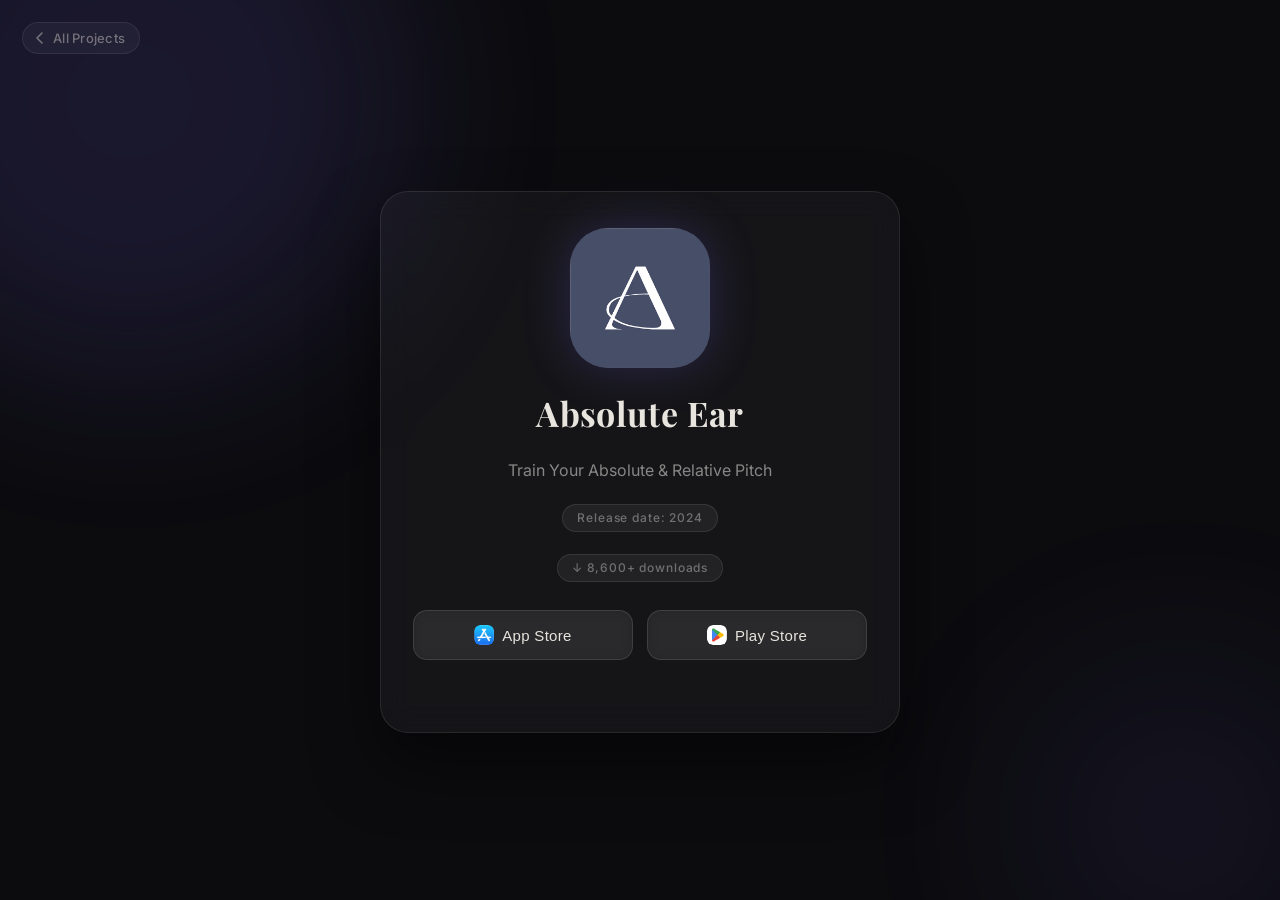
<file: apps/absolute-ear/index.html>
<!doctype html>
<html lang="en">
<head>
  <meta charset="utf-8" />
  <meta name="viewport" content="width=device-width, initial-scale=1" />
  <title>Absolute Ear</title>
  <meta property="og:title" content="Absolute Ear" />
  <meta property="og:description" content="Train Your Absolute & Relative Pitch" />
  <meta property="og:image" content="assets/logo512.jpg" />
  <meta property="og:image:alt" content="Absolute Ear logo" />
  <meta property="og:type" content="website" />
  <meta name="twitter:card" content="summary_large_image" />
  <meta name="twitter:image" content="assets/logo512.jpg" />
  <link rel="preconnect" href="https://fonts.googleapis.com" />
  <link rel="preconnect" href="https://fonts.gstatic.com" crossorigin />
  <link href="https://fonts.googleapis.com/css2?family=Inter:wght@300;400;500;600&family=Playfair+Display:wght@700&display=swap" rel="stylesheet" />
  <link rel="stylesheet" href="../../shared/style.css" />
</head>
<body class="app-page" style="--accent: #7c6af6; --ar: 124; --ag: 106; --ab: 246">

  <div class="bg-canvas" aria-hidden="true">
    <div class="blob app-blob-1"></div>
    <div class="blob app-blob-2"></div>
  </div>

  <a class="back-link" href="../../">
    <svg width="14" height="14" viewBox="0 0 14 14" fill="none" aria-hidden="true">
      <path d="M9 2L4 7L9 12" stroke="currentColor" stroke-width="1.6" stroke-linecap="round" stroke-linejoin="round"/>
    </svg>
    All Projects
  </a>

  <main class="card">
    <div class="logo-wrap" aria-hidden="true">
      <img id="appLogo" src="assets/logo512.jpg" alt="Absolute Ear logo" />
    </div>
    <h1 id="pageTitle">Absolute Ear</h1>
    <p id="pageDescription">Train Your Absolute &amp; Relative Pitch</p>
    <p id="releaseDate" class="release-date" hidden></p>
    <p id="pageDownloads" class="download-stat" hidden></p>

    <div class="buttons">
      <a class="store-btn" id="appStoreBtn" href="https://apps.apple.com/app/apple-store/id6739764701?pt=125213920&ct=tigerstone/link_tree&mt=8" aria-label="Open in the App Store">
        <span class="icon" aria-hidden="true">
          <img src="../../shared/assets/appStore.jpeg" alt="" />
        </span>
        <span class="label">App Store</span>
      </a>
      <a class="store-btn secondary" id="playStoreBtn" href="https://play.google.com/store/apps/details?id=com.tigerstone.AbsoluteEar&referrer=utm_source%3Dlink_tree" aria-label="Open in the Play Store">
        <span class="icon" aria-hidden="true">
          <img src="../../shared/assets/playStore.png" alt="" />
        </span>
        <span class="label">Play Store</span>
      </a>
    </div>
    <div class="status" id="status" aria-live="polite"></div>
  </main>

  <script src="./app-config.js"></script>
  <script src="../../shared/app.js"></script>
</body>
</html>
</file>
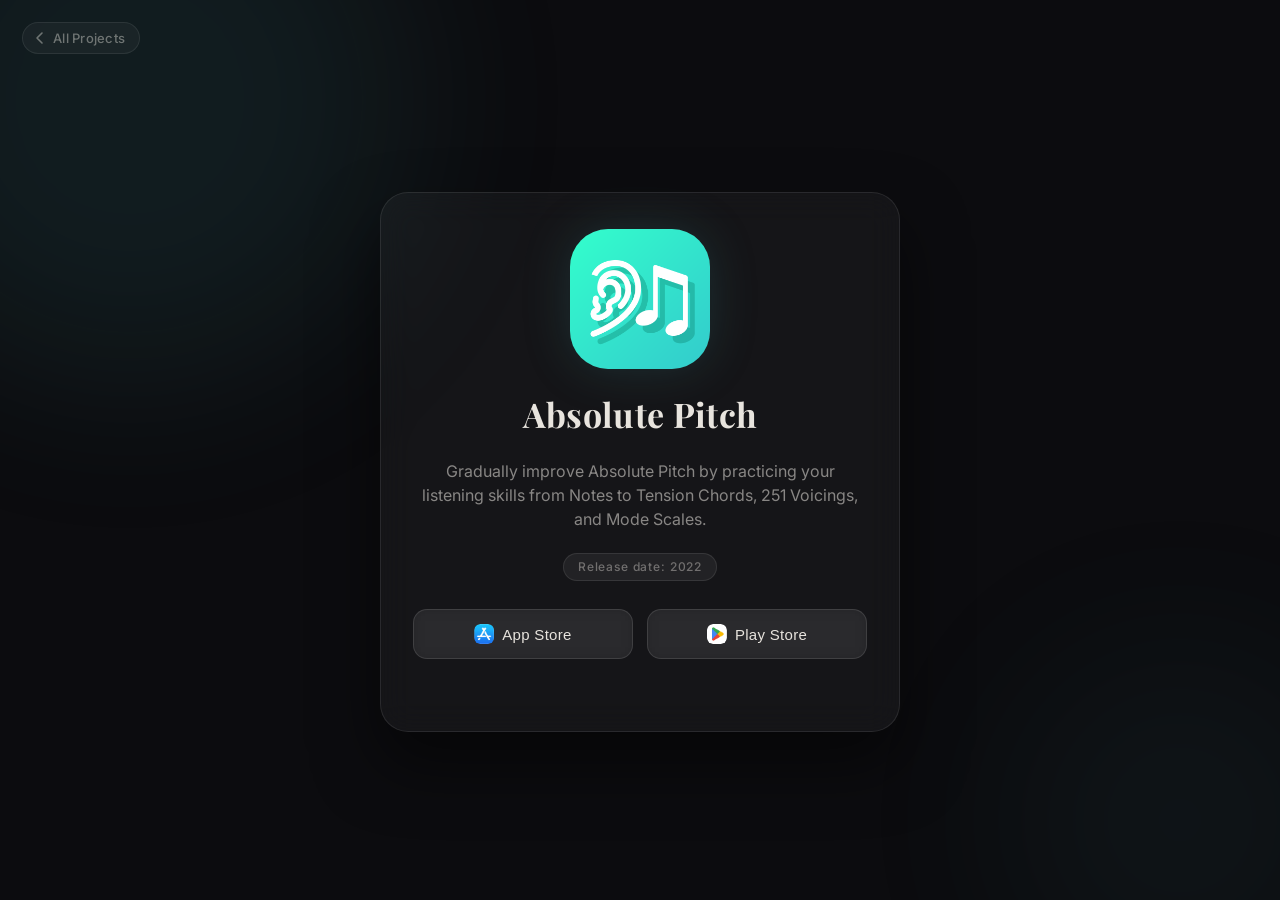
<file: apps/absolute-pitch/index.html>
<!doctype html>
<html lang="en">
<head>
  <meta charset="utf-8" />
  <meta name="viewport" content="width=device-width, initial-scale=1" />
  <title>Absolute Pitch</title>
  <meta property="og:title" content="Absolute Pitch" />
  <meta property="og:description" content="Gradually improve Absolute Pitch by practicing your listening skills." />
  <meta property="og:image" content="assets/appIcon.png" />
  <meta property="og:image:alt" content="Absolute Pitch logo" />
  <meta property="og:type" content="website" />
  <meta name="twitter:card" content="summary_large_image" />
  <meta name="twitter:image" content="assets/appIcon.png" />
  <link rel="preconnect" href="https://fonts.googleapis.com" />
  <link rel="preconnect" href="https://fonts.gstatic.com" crossorigin />
  <link href="https://fonts.googleapis.com/css2?family=Inter:wght@300;400;500;600&family=Playfair+Display:wght@700&display=swap" rel="stylesheet" />
  <link rel="stylesheet" href="../../shared/style.css" />
</head>
<body class="app-page" style="--accent: #3a8d8f; --ar: 58; --ag: 141; --ab: 143">

  <div class="bg-canvas" aria-hidden="true">
    <div class="blob app-blob-1"></div>
    <div class="blob app-blob-2"></div>
  </div>

  <a class="back-link" href="../../">
    <svg width="14" height="14" viewBox="0 0 14 14" fill="none" aria-hidden="true">
      <path d="M9 2L4 7L9 12" stroke="currentColor" stroke-width="1.6" stroke-linecap="round" stroke-linejoin="round"/>
    </svg>
    All Projects
  </a>

  <main class="card">
    <div class="logo-wrap" aria-hidden="true">
      <img id="appLogo" src="assets/appIcon.png" alt="Absolute Pitch logo" />
    </div>
    <h1 id="pageTitle">Absolute Pitch</h1>
    <p id="pageDescription">Gradually improve Absolute Pitch by practicing your listening skills.</p>
    <p id="releaseDate" class="release-date" hidden></p>

    <div class="buttons">
      <a class="store-btn" id="appStoreBtn" href="https://apps.apple.com/app/apple-store/id1636530380?pt=125213920&ct=link_tree&mt=8" aria-label="Open in the App Store">
        <span class="icon" aria-hidden="true">
          <img src="../../shared/assets/appStore.jpeg" alt="" />
        </span>
        <span class="label">App Store</span>
      </a>
      <a class="store-btn secondary" id="playStoreBtn" href="https://play.google.com/store/apps/details?id=com.tigerstone.AbsolutePitch&referrer=utm_source%3Dlink_tree" aria-label="Open in the Play Store">
        <span class="icon" aria-hidden="true">
          <img src="../../shared/assets/playStore.png" alt="" />
        </span>
        <span class="label">Play Store</span>
      </a>
    </div>
    <div class="status" id="status" aria-live="polite"></div>
  </main>

  <script src="./app-config.js"></script>
  <script src="../../shared/app.js"></script>
</body>
</html>
</file>
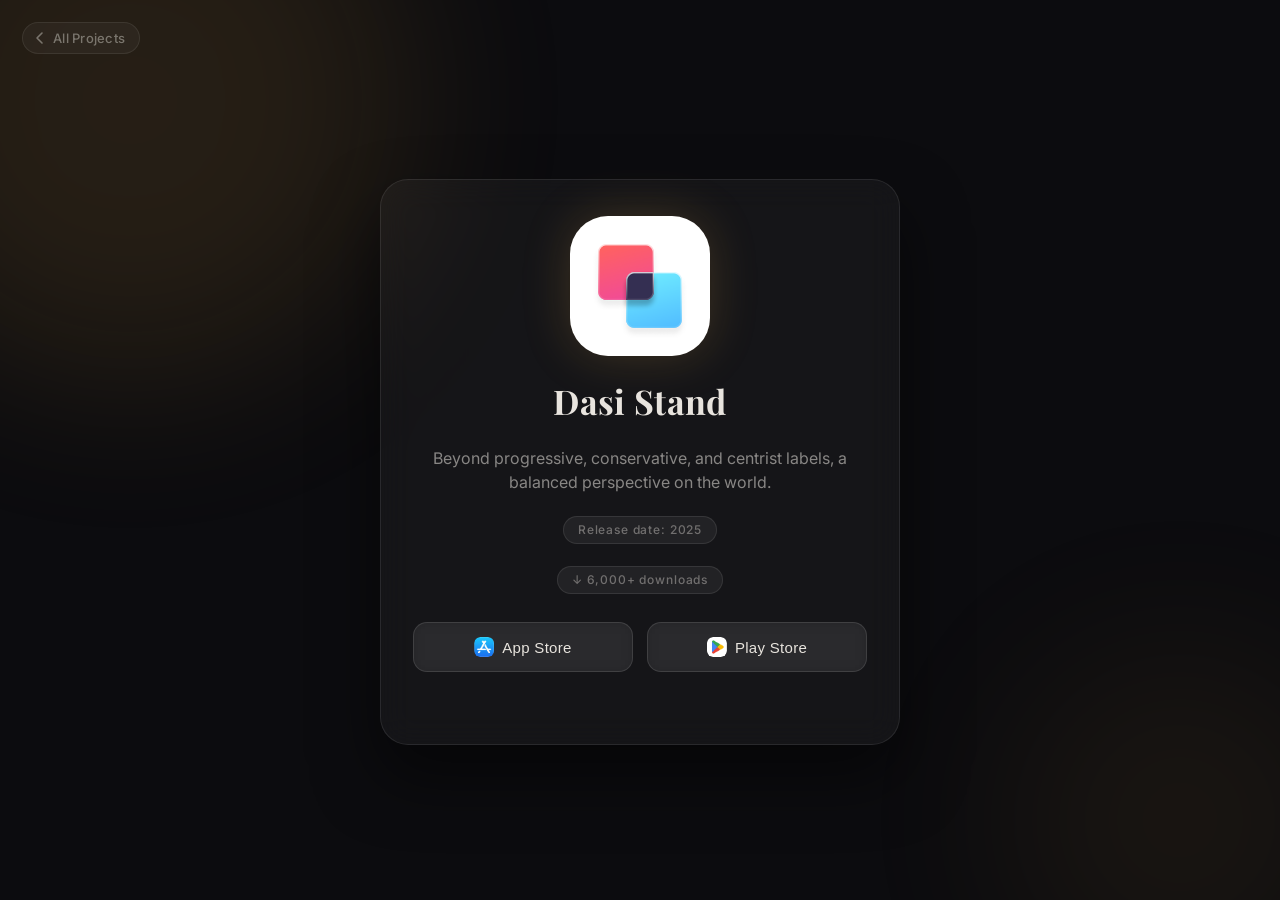
<file: apps/dasi-stand/index.html>
<!doctype html>
<html lang="en">
<head>
  <meta charset="utf-8" />
  <meta name="viewport" content="width=device-width, initial-scale=1" />
  <title>Dasi Stand</title>
  <meta property="og:title" content="Dasi Stand" />
  <meta property="og:description" content="Beyond progressive, conservative, and centrist — a balanced perspective on the world." />
  <meta property="og:image" content="assets/new_app_icon.png" />
  <meta property="og:image:alt" content="Dasi Stand logo" />
  <meta property="og:type" content="website" />
  <meta name="twitter:card" content="summary_large_image" />
  <meta name="twitter:image" content="assets/new_app_icon.png" />
  <link rel="preconnect" href="https://fonts.googleapis.com" />
  <link rel="preconnect" href="https://fonts.gstatic.com" crossorigin />
  <link href="https://fonts.googleapis.com/css2?family=Inter:wght@300;400;500;600&family=Playfair+Display:wght@700&display=swap" rel="stylesheet" />
  <link rel="stylesheet" href="../../shared/style.css" />
</head>
<body class="app-page" style="--accent: #d39a3e; --ar: 211; --ag: 154; --ab: 62">

  <div class="bg-canvas" aria-hidden="true">
    <div class="blob app-blob-1"></div>
    <div class="blob app-blob-2"></div>
  </div>

  <a class="back-link" href="../../">
    <svg width="14" height="14" viewBox="0 0 14 14" fill="none" aria-hidden="true">
      <path d="M9 2L4 7L9 12" stroke="currentColor" stroke-width="1.6" stroke-linecap="round" stroke-linejoin="round"/>
    </svg>
    All Projects
  </a>

  <main class="card">
    <div class="logo-wrap" aria-hidden="true">
      <img id="appLogo" src="assets/new_app_icon.png" alt="Dasi Stand logo" />
    </div>
    <h1 id="pageTitle">Dasi Stand</h1>
    <p id="pageDescription">Beyond progressive, conservative, and centrist — a balanced perspective on the world.</p>
    <p id="releaseDate" class="release-date" hidden></p>
    <p id="pageDownloads" class="download-stat" hidden></p>

    <div class="buttons">
      <a class="store-btn" id="appStoreBtn" href="https://apps.apple.com/us/app/app-store/id6748309466?pt=125213920&ct=link_tree&mt=8" aria-label="Open in the App Store">
        <span class="icon" aria-hidden="true">
          <img src="../../shared/assets/appStore.jpeg" alt="" />
        </span>
        <span class="label">App Store</span>
      </a>
      <a class="store-btn secondary" id="playStoreBtn" href="https://play.google.com/store/apps/details?id=com.PassionDev.DasiStand&referrer=utm_source%3Dlink_tree" aria-label="Open in the Play Store">
        <span class="icon" aria-hidden="true">
          <img src="../../shared/assets/playStore.png" alt="" />
        </span>
        <span class="label">Play Store</span>
      </a>
    </div>
    <div class="status" id="status" aria-live="polite"></div>
  </main>

  <script src="./app-config.js"></script>
  <script src="../../shared/app.js"></script>
</body>
</html>
</file>
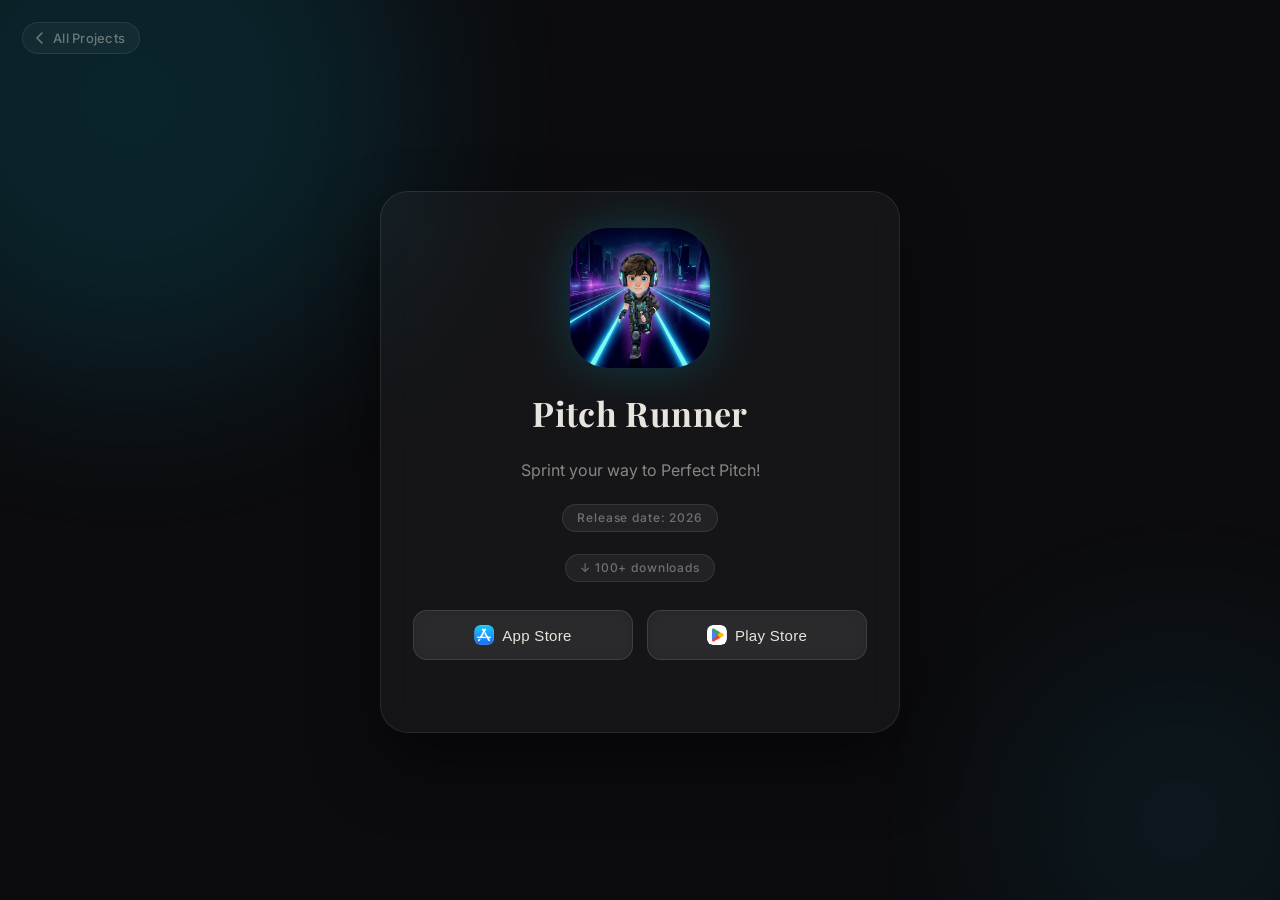
<file: apps/pitch-runner/index.html>
<!doctype html>
<html lang="en">
<head>
  <meta charset="utf-8" />
  <meta name="viewport" content="width=device-width, initial-scale=1" />
  <title>Pitch Runner</title>
  <meta property="og:title" content="Pitch Runner" />
  <meta property="og:description" content="Sprint your way to Perfect Pitch!" />
  <meta property="og:image" content="assets/appIcon.png" />
  <meta property="og:image:alt" content="Pitch Runner logo" />
  <meta property="og:type" content="website" />
  <meta name="twitter:card" content="summary_large_image" />
  <meta name="twitter:image" content="assets/appIcon.png" />
  <link rel="preconnect" href="https://fonts.googleapis.com" />
  <link rel="preconnect" href="https://fonts.gstatic.com" crossorigin />
  <link href="https://fonts.googleapis.com/css2?family=Inter:wght@300;400;500;600&family=Playfair+Display:wght@700&display=swap" rel="stylesheet" />
  <link rel="stylesheet" href="../../shared/style.css" />
</head>
<body class="app-page" style="--accent: #00c4e8; --ar: 0; --ag: 196; --ab: 232">

  <div class="bg-canvas" aria-hidden="true">
    <div class="blob app-blob-1"></div>
    <div class="blob app-blob-2"></div>
  </div>

  <a class="back-link" href="../../">
    <svg width="14" height="14" viewBox="0 0 14 14" fill="none" aria-hidden="true">
      <path d="M9 2L4 7L9 12" stroke="currentColor" stroke-width="1.6" stroke-linecap="round" stroke-linejoin="round"/>
    </svg>
    All Projects
  </a>

  <main class="card">
    <div class="logo-wrap" aria-hidden="true">
      <img id="appLogo" src="assets/appIcon.png" alt="Pitch Runner logo" />
    </div>
    <h1 id="pageTitle">Pitch Runner</h1>
    <p id="pageDescription">Sprint your way to Perfect Pitch!</p>
    <p id="releaseDate" class="release-date" hidden></p>
    <p id="pageDownloads" class="download-stat" hidden></p>

    <div class="buttons">
      <a class="store-btn" id="appStoreBtn" href="https://apps.apple.com/kr/app/pitch-runner/id6759845986" aria-label="Open in the App Store">
        <span class="icon" aria-hidden="true">
          <img src="../../shared/assets/appStore.jpeg" alt="" />
        </span>
        <span class="label">App Store</span>
      </a>
      <a class="store-btn secondary" id="playStoreBtn" href="https://play.google.com/store/apps/details?id=com.TigerStone.PitchRunner" aria-label="Open in the Play Store">
        <span class="icon" aria-hidden="true">
          <img src="../../shared/assets/playStore.png" alt="" />
        </span>
        <span class="label">Play Store</span>
      </a>
    </div>
    <div class="status" id="status" aria-live="polite"></div>
  </main>

  <script src="./app-config.js"></script>
  <script src="../../shared/app.js"></script>
</body>
</html>
</file>
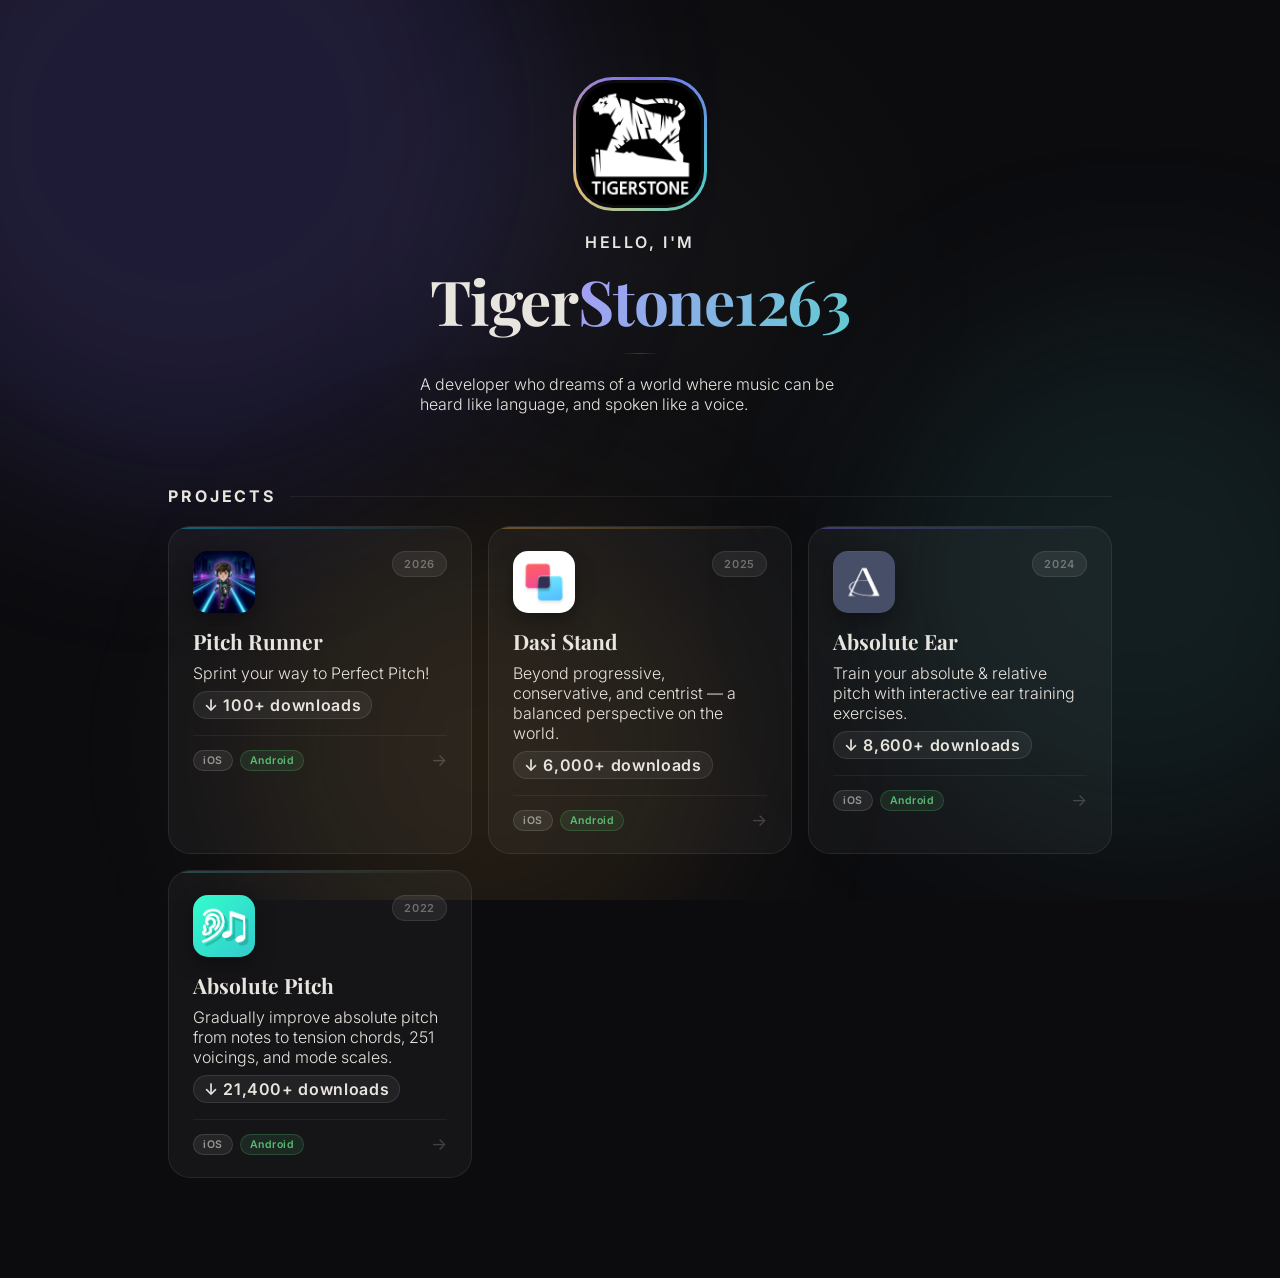
<file: home.html>
<!doctype html>
<html lang="en">
<head>
  <meta charset="utf-8" />
  <meta name="viewport" content="width=device-width, initial-scale=1" />
  <title>TigerStone1263 — Developer</title>
  <meta property="og:title" content="TigerStone1263" />
  <meta property="og:description" content="Project list for TigerStone apps." />
  <meta property="og:image" content="shared/assets/tigerstone3_Developer.png" />
  <meta property="og:image:alt" content="TigerStone Developer" />
  <meta property="og:type" content="website" />
  <meta name="twitter:card" content="summary_large_image" />
  <meta name="twitter:image" content="shared/assets/tigerstone3_Developer.png" />
  <link rel="preconnect" href="https://fonts.googleapis.com" />
  <link rel="preconnect" href="https://fonts.gstatic.com" crossorigin />
  <link href="https://fonts.googleapis.com/css2?family=Inter:wght@300;400;500;600;700&family=Playfair+Display:ital,wght@0,700;1,400&display=swap" rel="stylesheet" />
  <link rel="stylesheet" href="shared/style.css" />
</head>
<body class="home">

  <!-- Animated gradient blobs -->
  <div class="bg-canvas" aria-hidden="true">
    <div class="blob blob-1"></div>
    <div class="blob blob-2"></div>
    <div class="blob blob-3"></div>
  </div>

  <!-- Cursor spotlight -->
  <div class="spotlight" id="spotlight" aria-hidden="true"></div>

  <main class="site-main">

    <!-- Hero Section -->
    <header class="hero" id="hero">
      <div class="avatar-wrap">
        <div class="avatar-ring"></div>
        <img class="avatar" src="shared/assets/tigerstone3_Developer.png" alt="TigerStone Developer" />
      </div>
      <p class="hero-eyebrow">Hello, I'm</p>
      <h1 class="hero-name">Tiger<span class="gradient-text">Stone1263</span></h1>
      <div class="hero-divider"></div>
      <p class="hero-bio">A developer who dreams of a world where music can be heard like language, and spoken like a voice.</p>
    </header>

    <!-- Projects Section -->
    <section class="projects" aria-label="Projects">
      <p class="section-label">Projects</p>
      <div class="projects-grid">

        <a class="proj-card" href="apps/pitch-runner/" style="--accent: #00c4e8">
          <div class="card-glow" aria-hidden="true"></div>
          <div class="card-top-line" aria-hidden="true"></div>
          <div class="card-inner">
            <div class="card-header">
              <div class="app-icon-wrap">
                <img class="app-icon" src="apps/pitch-runner/assets/appIcon.png" alt="" />
              </div>
              <span class="year-badge">2026</span>
            </div>
            <div class="card-body">
              <h3 class="app-name">Pitch Runner</h3>
              <p class="app-desc">Sprint your way to Perfect Pitch!</p>
              <p class="app-downloads">↓ 100+ downloads</p>
            </div>
            <div class="card-footer">
              <span class="store-tag ios">iOS</span>
              <span class="store-tag android">Android</span>
              <span class="card-arrow" aria-hidden="true">→</span>
            </div>
          </div>
        </a>

        <a class="proj-card" href="apps/dasi-stand/" style="--accent: #d39a3e">
          <div class="card-glow" aria-hidden="true"></div>
          <div class="card-top-line" aria-hidden="true"></div>
          <div class="card-inner">
            <div class="card-header">
              <div class="app-icon-wrap">
                <img class="app-icon" src="apps/dasi-stand/assets/new_app_icon.png" alt="" />
              </div>
              <span class="year-badge">2025</span>
            </div>
            <div class="card-body">
              <h3 class="app-name">Dasi Stand</h3>
              <p class="app-desc">Beyond progressive, conservative, and centrist — a balanced perspective on the world.</p>
              <p class="app-downloads">↓ 6,000+ downloads</p>
            </div>
            <div class="card-footer">
              <span class="store-tag ios">iOS</span>
              <span class="store-tag android">Android</span>
              <span class="card-arrow" aria-hidden="true">→</span>
            </div>
          </div>
        </a>

        <a class="proj-card" href="apps/absolute-ear/" style="--accent: #7c6af6">
          <div class="card-glow" aria-hidden="true"></div>
          <div class="card-top-line" aria-hidden="true"></div>
          <div class="card-inner">
            <div class="card-header">
              <div class="app-icon-wrap">
                <img class="app-icon" src="apps/absolute-ear/assets/logo512.jpg" alt="" />
              </div>
              <span class="year-badge">2024</span>
            </div>
            <div class="card-body">
              <h3 class="app-name">Absolute Ear</h3>
              <p class="app-desc">Train your absolute &amp; relative pitch with interactive ear training exercises.</p>
              <p class="app-downloads">↓ 8,600+ downloads</p>
            </div>
            <div class="card-footer">
              <span class="store-tag ios">iOS</span>
              <span class="store-tag android">Android</span>
              <span class="card-arrow" aria-hidden="true">→</span>
            </div>
          </div>
        </a>

        <a class="proj-card" href="apps/absolute-pitch/" style="--accent: #3a8d8f">
          <div class="card-glow" aria-hidden="true"></div>
          <div class="card-top-line" aria-hidden="true"></div>
          <div class="card-inner">
            <div class="card-header">
              <div class="app-icon-wrap">
                <img class="app-icon" src="apps/absolute-pitch/assets/appIcon.png" alt="" />
              </div>
              <span class="year-badge">2022</span>
            </div>
            <div class="card-body">
              <h3 class="app-name">Absolute Pitch</h3>
              <p class="app-desc">Gradually improve absolute pitch from notes to tension chords, 251 voicings, and mode scales.</p>
              <p class="app-downloads">↓ 21,400+ downloads</p>
            </div>
            <div class="card-footer">
              <span class="store-tag ios">iOS</span>
              <span class="store-tag android">Android</span>
              <span class="card-arrow" aria-hidden="true">→</span>
            </div>
          </div>
        </a>

      </div>
    </section>

  </main>

  <script>
  (() => {
    // --- Cursor spotlight ---
    const spotlight = document.getElementById('spotlight');
    if (spotlight && window.matchMedia('(pointer: fine)').matches) {
      document.addEventListener('mousemove', (e) => {
        spotlight.style.setProperty('--sx', e.clientX + 'px');
        spotlight.style.setProperty('--sy', e.clientY + 'px');
      });
    }

    // --- 3D tilt + mouse-tracking glow ---
    const reduced = window.matchMedia('(prefers-reduced-motion: reduce)').matches;

    document.querySelectorAll('.proj-card').forEach(card => {
      const glow = card.querySelector('.card-glow');
      const accentColor = getComputedStyle(card).getPropertyValue('--accent').trim();

      if (!reduced) {
        card.addEventListener('mousemove', (e) => {
          const rect = card.getBoundingClientRect();
          const x = e.clientX - rect.left;
          const y = e.clientY - rect.top;
          const cx = rect.width / 2;
          const cy = rect.height / 2;
          const dx = (x - cx) / cx;
          const dy = (y - cy) / cy;

          card.style.transition = 'border-color 0.3s ease, box-shadow 0.3s ease';
          card.style.transform = `perspective(700px) rotateX(${(-dy * 5).toFixed(2)}deg) rotateY(${(dx * 5).toFixed(2)}deg) translateZ(6px)`;

          if (glow) {
            glow.style.background = `radial-gradient(270px at ${x}px ${y}px, ${accentColor}2e, transparent 68%)`;
            glow.style.opacity = '1';
          }
        });

        card.addEventListener('mouseleave', () => {
          card.style.transition = 'transform 0.5s cubic-bezier(0.23, 1, 0.32, 1), border-color 0.3s ease, box-shadow 0.3s ease';
          card.style.transform = '';
          if (glow) {
            glow.style.opacity = '0';
            glow.style.background = '';
          }
        });
      }
    });

    // --- Scroll reveal ---
    const revealObserver = new IntersectionObserver((entries) => {
      entries.forEach(entry => {
        if (entry.isIntersecting) {
          const el = entry.target;
          el.classList.add('revealed');
          const delay = parseFloat(getComputedStyle(el).transitionDelay) * 1000 || 0;
          setTimeout(() => { el.style.transitionDelay = '0s'; }, delay + 700);
          revealObserver.unobserve(el);
        }
      });
    }, { threshold: 0.08 });

    document.querySelectorAll('.hero, .proj-card').forEach(el => revealObserver.observe(el));
  })();
  </script>
</body>
</html>
</file>
<file: shared/style.css>
:root {
  --ink: #1b1b1b;
  --muted: #5b5b5b;
  --cream: #f6f0e6;
  --peach: #f4c9a8;
  --sea: #3a8d8f;
  --gold: #d39a3e;
  --card: rgba(255, 255, 255, 0.78);
  --shadow: 0 18px 40px rgba(27, 27, 27, 0.16);
}

* {
  box-sizing: border-box;
}

body {
  margin: 0;
  min-height: 100vh;
  font-family: "Playfair Display", "Times New Roman", serif;
  color: var(--ink);
  display: grid;
  place-items: center;
  padding: 32px 20px;
  background:
    radial-gradient(60vw 40vw at 10% 15%, rgba(244, 201, 168, 0.55), transparent 60%),
    radial-gradient(45vw 30vw at 90% 20%, rgba(58, 141, 143, 0.35), transparent 65%),
    linear-gradient(160deg, #fff7ee 0%, #f3efe9 45%, #f7f1e3 100%);
  overflow-x: hidden;
}

body::before {
  content: "";
  position: fixed;
  inset: 0;
  background-image: repeating-linear-gradient(
    135deg,
    rgba(27, 27, 27, 0.05) 0px,
    rgba(27, 27, 27, 0.05) 1px,
    transparent 1px,
    transparent 12px
  );
  opacity: 0.2;
  pointer-events: none;
}

.card {
  width: min(520px, 92vw);
  background: var(--card);
  border-radius: 28px;
  box-shadow: var(--shadow);
  padding: 36px 32px 30px;
  display: flex;
  flex-direction: column;
  align-items: center;
  gap: 22px;
  backdrop-filter: blur(8px);
  animation: float-in 700ms ease-out both;
}

.logo-wrap {
  width: 140px;
  height: 140px;
  border-radius: 38px;
  background: linear-gradient(135deg, rgba(211, 154, 62, 0.2), rgba(58, 141, 143, 0.2));
  display: grid;
  place-items: center;
  box-shadow: inset 0 0 0 2px rgba(27, 27, 27, 0.1);
  overflow: hidden;
  clip-path: inset(0 round 38px);
}

.logo-wrap img {
  width: 100%;
  height: 100%;
  object-fit: cover;
  display: block;
}

h1 {
  margin: 0;
  font-size: clamp(24px, 4vw, 34px);
  letter-spacing: 0.01em;
}

p {
  margin: 0;
  color: var(--muted);
  text-align: center;
  line-height: 1.5;
  font-size: 16px;
}

.buttons {
  width: 100%;
  display: flex;
  flex-direction: column;
  gap: 14px;
  margin-top: 6px;
}

.store-btn {
  width: 100%;
  padding: 14px 18px;
  border-radius: 14px;
  border: 1px solid rgba(255, 255, 255, 0.12);
  background: #0f0f0f;
  color: #fdf6ee;
  font-family: "Space Grotesk", "Segoe UI", sans-serif;
  font-size: 15px;
  letter-spacing: 0.02em;
  display: flex;
  align-items: center;
  justify-content: center;
  gap: 8px;
  text-decoration: none;
  transition: transform 200ms ease, box-shadow 200ms ease, background 200ms ease;
  animation: rise 800ms ease-out both;
}

.store-btn.secondary {
  background: #0f0f0f;
  color: #fdf6ee;
  border-color: rgba(255, 255, 255, 0.12);
}

.store-btn.recommended {
  background: linear-gradient(120deg, #0f0f0f 0%, #2d2d2d 100%);
  box-shadow: 0 10px 22px rgba(27, 27, 27, 0.25);
}

.store-btn:hover {
  transform: translateY(-2px);
}

.store-btn .icon {
  width: 20px;
  height: 20px;
  display: inline-flex;
  align-items: center;
  justify-content: center;
  flex-shrink: 0;
  overflow: hidden;
  border-radius: 6px;
  clip-path: inset(0 round 6px);
}

.store-btn .icon img {
  width: 100%;
  height: 100%;
  display: block;
  object-fit: cover;
}

.status {
  font-size: 14px;
  color: #3b3b3b;
  min-height: 20px;
  text-align: center;
}

@keyframes float-in {
  from {
    opacity: 0;
    transform: translateY(18px);
  }
  to {
    opacity: 1;
    transform: translateY(0);
  }
}

@keyframes rise {
  0% {
    opacity: 0;
    transform: translateY(16px);
  }
  100% {
    opacity: 1;
    transform: translateY(0);
  }
}

@media (min-width: 640px) {
  .buttons {
    flex-direction: row;
  }

  .store-btn {
    flex: 1;
  }
}

@media (prefers-reduced-motion: reduce) {
  .card,
  .store-btn {
    animation: none;
    transition: none;
  }
}

.app-list {
  width: 100%;
  display: grid;
  gap: 12px;
  margin-top: 6px;
}

.app-link {
  width: 100%;
  padding: 14px 16px;
  border-radius: 16px;
  border: 1px solid rgba(27, 27, 27, 0.1);
  background: rgba(255, 255, 255, 0.85);
  color: var(--ink);
  font-family: "Space Grotesk", "Segoe UI", sans-serif;
  font-size: 16px;
  letter-spacing: 0.01em;
  display: flex;
  align-items: center;
  justify-content: space-between;
  text-decoration: none;
  transition: transform 200ms ease, box-shadow 200ms ease;
}

.app-link span {
  font-size: 12px;
  color: var(--muted);
}

.app-link:hover {
  transform: translateY(-2px);
  box-shadow: 0 8px 18px rgba(27, 27, 27, 0.12);
}

.logo-text {
  font-family: "Space Grotesk", "Segoe UI", sans-serif;
  font-size: 24px;
  letter-spacing: 0.2em;
  text-transform: uppercase;
  color: #1b1b1b;
}

.release-date {
  margin: 0;
  font-size: 14px;
  color: rgba(27, 27, 27, 0.55);
  letter-spacing: 0.02em;
}

/* ==============================================
   HOME PAGE — DARK MODERN REDESIGN
   body.home scoped — does not affect app pages
   ============================================== */

body.home {
  display: block;
  padding: 0;
  background: #0c0c0f;
  color: #e8e4de;
  font-family: "Inter", "Segoe UI", sans-serif;
}

body.home::before {
  display: none;
}

/* Global overrides for home page */
body.home p {
  text-align: left;
  color: inherit;
  font-size: inherit;
  line-height: inherit;
}

body.home h1 {
  font-size: clamp(40px, 7vw, 62px);
  letter-spacing: -0.02em;
  line-height: 1.05;
}

/* --- Animated blob background --- */
.bg-canvas {
  position: fixed;
  inset: 0;
  z-index: 0;
  pointer-events: none;
  overflow: hidden;
}

.blob {
  position: absolute;
  border-radius: 50%;
  filter: blur(90px);
  will-change: transform;
}

.blob-1 {
  width: 700px;
  height: 700px;
  background: rgba(124, 106, 246, 0.17);
  top: -220px;
  left: -160px;
  animation: blob1 18s ease-in-out infinite;
}

.blob-2 {
  width: 520px;
  height: 520px;
  background: rgba(58, 141, 143, 0.14);
  top: 35%;
  right: -120px;
  animation: blob2 15s ease-in-out infinite;
}

.blob-3 {
  width: 460px;
  height: 460px;
  background: rgba(211, 154, 62, 0.12);
  bottom: -80px;
  left: 20%;
  animation: blob3 22s ease-in-out infinite;
}

@keyframes blob1 {
  0%, 100% { transform: translate(0, 0) scale(1); }
  40%       { transform: translate(50px, 70px) scale(1.07); }
  70%       { transform: translate(-20px, 40px) scale(0.95); }
}
@keyframes blob2 {
  0%, 100% { transform: translate(0, 0) scale(1); }
  35%       { transform: translate(-60px, -50px) scale(1.09); }
  65%       { transform: translate(30px, 60px) scale(0.96); }
}
@keyframes blob3 {
  0%, 100% { transform: translate(0, 0) scale(1); }
  50%       { transform: translate(70px, -50px) scale(1.06); }
}

/* --- Cursor spotlight --- */
.spotlight {
  position: fixed;
  inset: 0;
  z-index: 1;
  pointer-events: none;
  background: radial-gradient(
    700px circle at var(--sx, 50vw) var(--sy, 30vh),
    rgba(255, 255, 255, 0.036),
    transparent 50%
  );
}

/* --- Layout --- */
.site-main {
  position: relative;
  z-index: 2;
  max-width: 1000px;
  margin: 0 auto;
  padding: 80px 28px 100px;
}

/* --- Hero --- */
.hero {
  display: flex;
  flex-direction: column;
  align-items: center;
  text-align: center;
  gap: 16px;
  margin-bottom: 72px;
  opacity: 0;
  transform: translateY(22px);
  transition: opacity 0.8s ease, transform 0.8s ease;
}

.hero.revealed {
  opacity: 1;
  transform: translateY(0);
}

/* Avatar */
.avatar-wrap {
  position: relative;
  width: 128px;
  height: 128px;
  margin-bottom: 8px;
}

.avatar-ring {
  position: absolute;
  inset: -3px;
  border-radius: 40px;
  background: conic-gradient(from 0deg, #7c6af6, #4ec9cc, #e4bb74, #7c6af6);
  animation: ring-spin 7s linear infinite;
  z-index: 0;
}

.avatar-ring::after {
  content: '';
  position: absolute;
  inset: 3px;
  background: #0c0c0f;
  border-radius: 37px;
}

.avatar {
  position: relative;
  z-index: 1;
  width: 122px;
  height: 122px;
  border-radius: 36px;
  object-fit: cover;
  display: block;
  margin: 3px;
}

@keyframes ring-spin {
  to { transform: rotate(360deg); }
}

/* Hero text */
.hero-eyebrow {
  margin: 0;
  font-size: 12px;
  font-weight: 600;
  letter-spacing: 0.16em;
  text-transform: uppercase;
  color: rgba(232, 228, 222, 0.38);
}

.hero-name {
  margin: 0;
  font-family: "Playfair Display", serif;
  color: #e8e4de;
}

.gradient-text {
  background: linear-gradient(120deg, #a89cf7 0%, #5ecdd0 55%, #e4bb74 100%);
  -webkit-background-clip: text;
  -webkit-text-fill-color: transparent;
  background-clip: text;
  background-size: 200% 100%;
  animation: grad-shift 5s ease infinite;
}

@keyframes grad-shift {
  0%, 100% { background-position: 0% center; }
  50%       { background-position: 100% center; }
}

.hero-divider {
  width: 36px;
  height: 1px;
  background: linear-gradient(90deg, transparent, rgba(232, 228, 222, 0.18), transparent);
  margin: 4px 0;
}

.hero-bio {
  margin: 0;
  max-width: 440px;
  color: rgba(232, 228, 222, 0.48);
  font-size: 15px;
  line-height: 1.7;
  font-weight: 300;
  text-align: center;
}

/* --- Section label --- */
.section-label {
  font-size: 11px;
  font-weight: 700;
  letter-spacing: 0.18em;
  text-transform: uppercase;
  color: rgba(232, 228, 222, 0.28);
  margin: 0 0 20px;
  display: flex;
  align-items: center;
  gap: 14px;
}

.section-label::after {
  content: '';
  flex: 1;
  height: 1px;
  background: rgba(232, 228, 222, 0.07);
}

/* --- Projects grid --- */
.projects-grid {
  display: grid;
  grid-template-columns: repeat(auto-fill, minmax(280px, 1fr));
  gap: 16px;
}

/* --- Project card --- */
.proj-card {
  display: block;
  text-decoration: none;
  color: #e8e4de;
  position: relative;
  border-radius: 22px;
  background: rgba(255, 255, 255, 0.04);
  border: 1px solid rgba(255, 255, 255, 0.08);
  overflow: hidden;
  transform-style: preserve-3d;
  will-change: transform;
  cursor: pointer;
  /* Reveal state */
  opacity: 0;
  transform: translateY(24px);
  transition: opacity 0.65s ease, transform 0.65s ease, border-color 0.3s ease, box-shadow 0.3s ease;
}

.proj-card.revealed {
  opacity: 1;
  transform: translateY(0);
}

.proj-card:nth-child(1) { transition-delay: 0.06s; }
.proj-card:nth-child(2) { transition-delay: 0.16s; }
.proj-card:nth-child(3) { transition-delay: 0.26s; }

.proj-card:hover {
  border-color: rgba(255, 255, 255, 0.18);
  box-shadow: 0 28px 56px rgba(0, 0, 0, 0.45), 0 0 0 1px rgba(255, 255, 255, 0.05);
}

/* Accent top line (uses --accent CSS variable) */
.card-top-line {
  position: absolute;
  top: 0;
  left: 0;
  right: 0;
  height: 2px;
  z-index: 4;
  background: linear-gradient(90deg, var(--accent, #888), transparent);
  opacity: 0.45;
  transition: opacity 0.3s ease;
}

.proj-card:hover .card-top-line {
  opacity: 1;
}

/* Mouse-tracking glow */
.card-glow {
  position: absolute;
  inset: 0;
  z-index: 1;
  pointer-events: none;
  opacity: 0;
  border-radius: inherit;
  transition: opacity 0.3s ease;
}

/* Shimmer sweep */
.proj-card::before {
  content: '';
  position: absolute;
  inset: 0;
  background: linear-gradient(
    105deg,
    transparent 30%,
    rgba(255, 255, 255, 0.055) 50%,
    transparent 70%
  );
  transform: translateX(-100%) skewX(-10deg);
  z-index: 2;
  pointer-events: none;
  transition: transform 0.65s ease;
}

.proj-card:hover::before {
  transform: translateX(120%) skewX(-10deg);
}

/* Card content */
.card-inner {
  position: relative;
  z-index: 3;
  padding: 24px 24px 22px;
  display: flex;
  flex-direction: column;
  gap: 16px;
}

.card-header {
  display: flex;
  align-items: flex-start;
  justify-content: space-between;
  gap: 10px;
}

.app-icon-wrap {
  width: 62px;
  height: 62px;
  flex-shrink: 0;
}

.app-icon {
  width: 62px;
  height: 62px;
  border-radius: 15px;
  object-fit: cover;
  display: block;
  box-shadow: 0 8px 20px rgba(0, 0, 0, 0.35);
  transition: transform 0.35s cubic-bezier(0.23, 1, 0.32, 1);
}

.proj-card:hover .app-icon {
  transform: scale(1.08) rotate(2deg);
}

.year-badge {
  font-size: 11px;
  font-weight: 600;
  letter-spacing: 0.06em;
  color: rgba(232, 228, 222, 0.38);
  background: rgba(255, 255, 255, 0.07);
  border: 1px solid rgba(255, 255, 255, 0.09);
  padding: 5px 11px;
  border-radius: 100px;
  flex-shrink: 0;
}

.card-body {
  flex: 1;
}

.app-name {
  margin: 0 0 9px;
  font-family: "Playfair Display", serif;
  font-size: 21px;
  font-weight: 700;
  color: #e8e4de;
  line-height: 1.2;
}

.app-desc {
  margin: 0;
  font-size: 13.5px;
  line-height: 1.65;
  color: rgba(232, 228, 222, 0.48);
  font-weight: 300;
}

.app-downloads {
  display: inline-flex;
  align-items: center;
  gap: 4px;
  font-size: 11px;
  font-weight: 600;
  color: rgba(232, 228, 222, 0.45);
  letter-spacing: 0.04em;
  background: rgba(255, 255, 255, 0.06);
  border: 1px solid rgba(255, 255, 255, 0.1);
  border-radius: 100px;
  padding: 3px 10px;
  margin-top: 8px;
  width: fit-content;
}

.card-footer {
  display: flex;
  align-items: center;
  gap: 7px;
  padding-top: 14px;
  border-top: 1px solid rgba(255, 255, 255, 0.06);
}

.store-tag {
  font-size: 10.5px;
  font-weight: 600;
  letter-spacing: 0.05em;
  padding: 3px 9px;
  border-radius: 100px;
  border: 1px solid;
}

.store-tag.ios {
  color: rgba(232, 228, 222, 0.6);
  background: rgba(255, 255, 255, 0.07);
  border-color: rgba(255, 255, 255, 0.12);
}

.store-tag.android {
  color: rgba(100, 213, 130, 0.85);
  background: rgba(100, 213, 130, 0.1);
  border-color: rgba(100, 213, 130, 0.2);
}

.card-arrow {
  margin-left: auto;
  font-size: 17px;
  color: rgba(232, 228, 222, 0.22);
  transition: transform 0.25s ease, color 0.25s ease;
  line-height: 1;
}

.proj-card:hover .card-arrow {
  transform: translateX(5px);
  color: rgba(232, 228, 222, 0.65);
}

/* --- Reduced motion --- */
@media (prefers-reduced-motion: reduce) {
  body.home .hero,
  body.home .proj-card {
    opacity: 1 !important;
    transform: none !important;
    transition: none !important;
  }
  body.home .avatar-ring { animation: none; }
  body.home .blob         { animation: none; }
  body.home .gradient-text { animation: none; }
}

/* --- Responsive --- */
@media (max-width: 500px) {
  .site-main    { padding: 52px 16px 72px; }
  .hero         { margin-bottom: 52px; }
  .hero-name    { font-size: 36px; }
  .projects-grid { grid-template-columns: 1fr; }
}

/* ==============================================
   APP DETAIL PAGE — DARK MODERN REDESIGN
   body.app-page scoped — consistent with home
   Uses --ar, --ag, --ab for per-app accent RGB
   ============================================== */

body.app-page {
  display: flex;
  flex-direction: column;
  justify-content: center;
  align-items: center;
  min-height: 100vh;
  padding: 72px 20px 48px;
  background: #0c0c0f;
  color: #e8e4de;
  font-family: "Inter", "Segoe UI", sans-serif;
}

body.app-page::before {
  display: none;
}

/* Accent blobs (inherit --ar/--ag/--ab from body inline style) */
.app-blob-1 {
  background: rgba(var(--ar, 124), var(--ag, 106), var(--ab, 246), 1);
  opacity: 0.13;
  width: 560px;
  height: 560px;
  top: -180px;
  left: -150px;
  animation: blob1 22s ease-in-out infinite;
}

.app-blob-2 {
  background: rgba(var(--ar, 124), var(--ag, 106), var(--ab, 246), 1);
  opacity: 0.07;
  width: 360px;
  height: 360px;
  bottom: -100px;
  right: -80px;
  animation: blob3 28s ease-in-out infinite;
}

/* Back navigation */
.back-link {
  position: fixed;
  top: 22px;
  left: 22px;
  font-size: 13px;
  font-weight: 500;
  letter-spacing: 0.02em;
  color: rgba(232, 228, 222, 0.42);
  text-decoration: none;
  display: flex;
  align-items: center;
  gap: 6px;
  z-index: 10;
  padding: 7px 14px 7px 10px;
  border-radius: 100px;
  background: rgba(255, 255, 255, 0.04);
  border: 1px solid rgba(255, 255, 255, 0.08);
  transition: color 0.22s ease, background 0.22s ease, border-color 0.22s ease;
}

.back-link:hover {
  color: rgba(232, 228, 222, 0.88);
  background: rgba(255, 255, 255, 0.08);
  border-color: rgba(255, 255, 255, 0.14);
}

/* Dark card */
body.app-page .card {
  position: relative;
  z-index: 1;
  background: rgba(255, 255, 255, 0.04);
  border: 1px solid rgba(255, 255, 255, 0.09);
  box-shadow: 0 32px 64px rgba(0, 0, 0, 0.5);
  backdrop-filter: blur(16px);
  -webkit-backdrop-filter: blur(16px);
}

/* Logo wrap — accent glow using rgb vars */
body.app-page .logo-wrap {
  clip-path: none;
  background: rgba(var(--ar, 124), var(--ag, 106), var(--ab, 246), 0.12);
  box-shadow:
    inset 0 0 0 1px rgba(255, 255, 255, 0.1),
    0 0 48px rgba(var(--ar, 124), var(--ag, 106), var(--ab, 246), 0.22);
}

/* Text overrides */
body.app-page h1 {
  color: #e8e4de;
  font-family: "Playfair Display", serif;
}

body.app-page p {
  color: rgba(232, 228, 222, 0.55);
  text-align: center;
}

body.app-page .release-date {
  color: rgba(232, 228, 222, 0.4);
  background: rgba(255, 255, 255, 0.06);
  border: 1px solid rgba(255, 255, 255, 0.09);
  border-radius: 100px;
  padding: 4px 14px;
  font-size: 12px;
  letter-spacing: 0.07em;
  font-weight: 500;
}

body.app-page .download-stat {
  color: rgba(232, 228, 222, 0.4);
  background: rgba(255, 255, 255, 0.06);
  border: 1px solid rgba(255, 255, 255, 0.09);
  border-radius: 100px;
  padding: 4px 14px;
  font-size: 12px;
  letter-spacing: 0.07em;
  font-weight: 500;
}

body.app-page .status {
  color: rgba(232, 228, 222, 0.4);
}

/* Store buttons — glassmorphism */
body.app-page .store-btn {
  background: rgba(255, 255, 255, 0.06);
  border-color: rgba(255, 255, 255, 0.12);
  color: #e8e4de;
  backdrop-filter: blur(8px);
  -webkit-backdrop-filter: blur(8px);
}

body.app-page .store-btn:hover {
  background: rgba(255, 255, 255, 0.11);
  border-color: rgba(255, 255, 255, 0.2);
  box-shadow: 0 10px 30px rgba(0, 0, 0, 0.35);
  transform: translateY(-2px);
}

body.app-page .store-btn.recommended {
  background: rgba(var(--ar, 124), var(--ag, 106), var(--ab, 246), 0.18);
  border-color: rgba(var(--ar, 124), var(--ag, 106), var(--ab, 246), 0.45);
  box-shadow: 0 8px 24px rgba(var(--ar, 124), var(--ag, 106), var(--ab, 246), 0.2);
}

body.app-page .store-btn.recommended:hover {
  background: rgba(var(--ar, 124), var(--ag, 106), var(--ab, 246), 0.26);
  border-color: rgba(var(--ar, 124), var(--ag, 106), var(--ab, 246), 0.6);
  box-shadow: 0 12px 32px rgba(var(--ar, 124), var(--ag, 106), var(--ab, 246), 0.3);
}

/* Reduced motion */
@media (prefers-reduced-motion: reduce) {
  .app-blob-1,
  .app-blob-2 { animation: none; }
}
</file>
